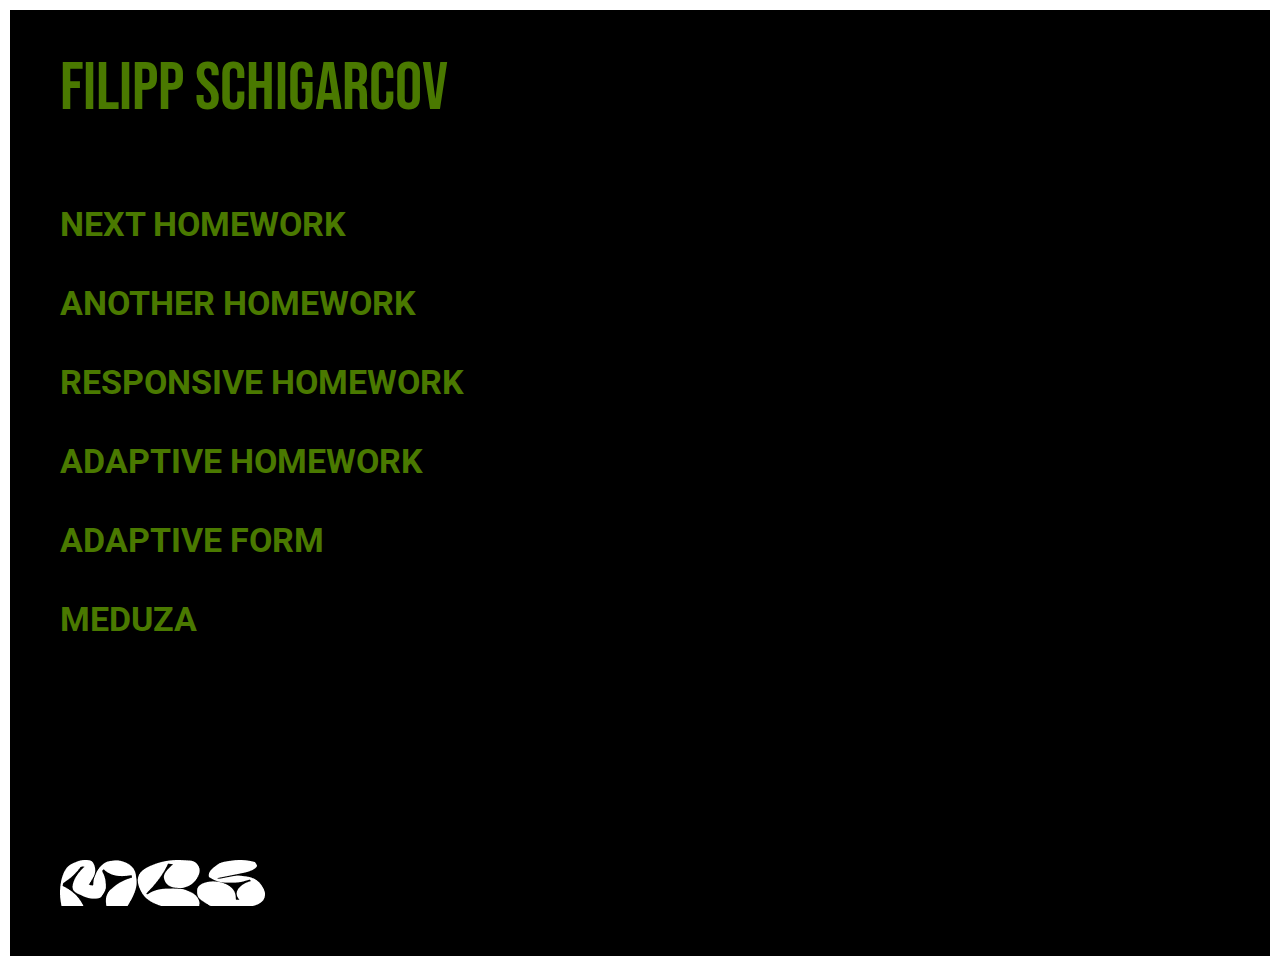
<file: index.html>
<!DOCTYPE html>
<html lang="en">

<head>
	<meta charset="UTF-8">
	<meta description="boilerplate code">
	<meta keywords="boilerplate, test">
	<meta http-equiv="X-UA-Compatible" content="IE=edge">
	<meta name="viewport" content="width=device-width, initial-scale=1.0">
	<link rel="stylesheet" href="css/style.css">
	<link rel="stylesheet" href="css/grid.css">
	<title>Portfolio</title>
</head>

<body>
	<div class="pageContainer">
		
		<header class="header">
			<h1>Filipp Schigarcov</h1>
		</header>
		
		<main class="main">
			<section>
				<div class="img"></div>
			</section>
			<nav class="blockLinks">
				<a href="indextwo.html">NEXT HOMEWORK</a>
				<a href="indexthree.html">ANOTHER HOMEWORK</a>
				<a href="indexfour.html">RESPONSIVE HOMEWORK</a>
				<a href="indexfive.html">ADAPTIVE HOMEWORK</a>
				<a href="indexsix.html">ADAPTIVE FORM</a>
				<a href="./indexseven.html">MEDUZA</a>
			</nav>
		</main>
		<footer class="footer">
			<div class="imgLogo"></div>
		</footer>
	</div>
</body>

</html>
</file>
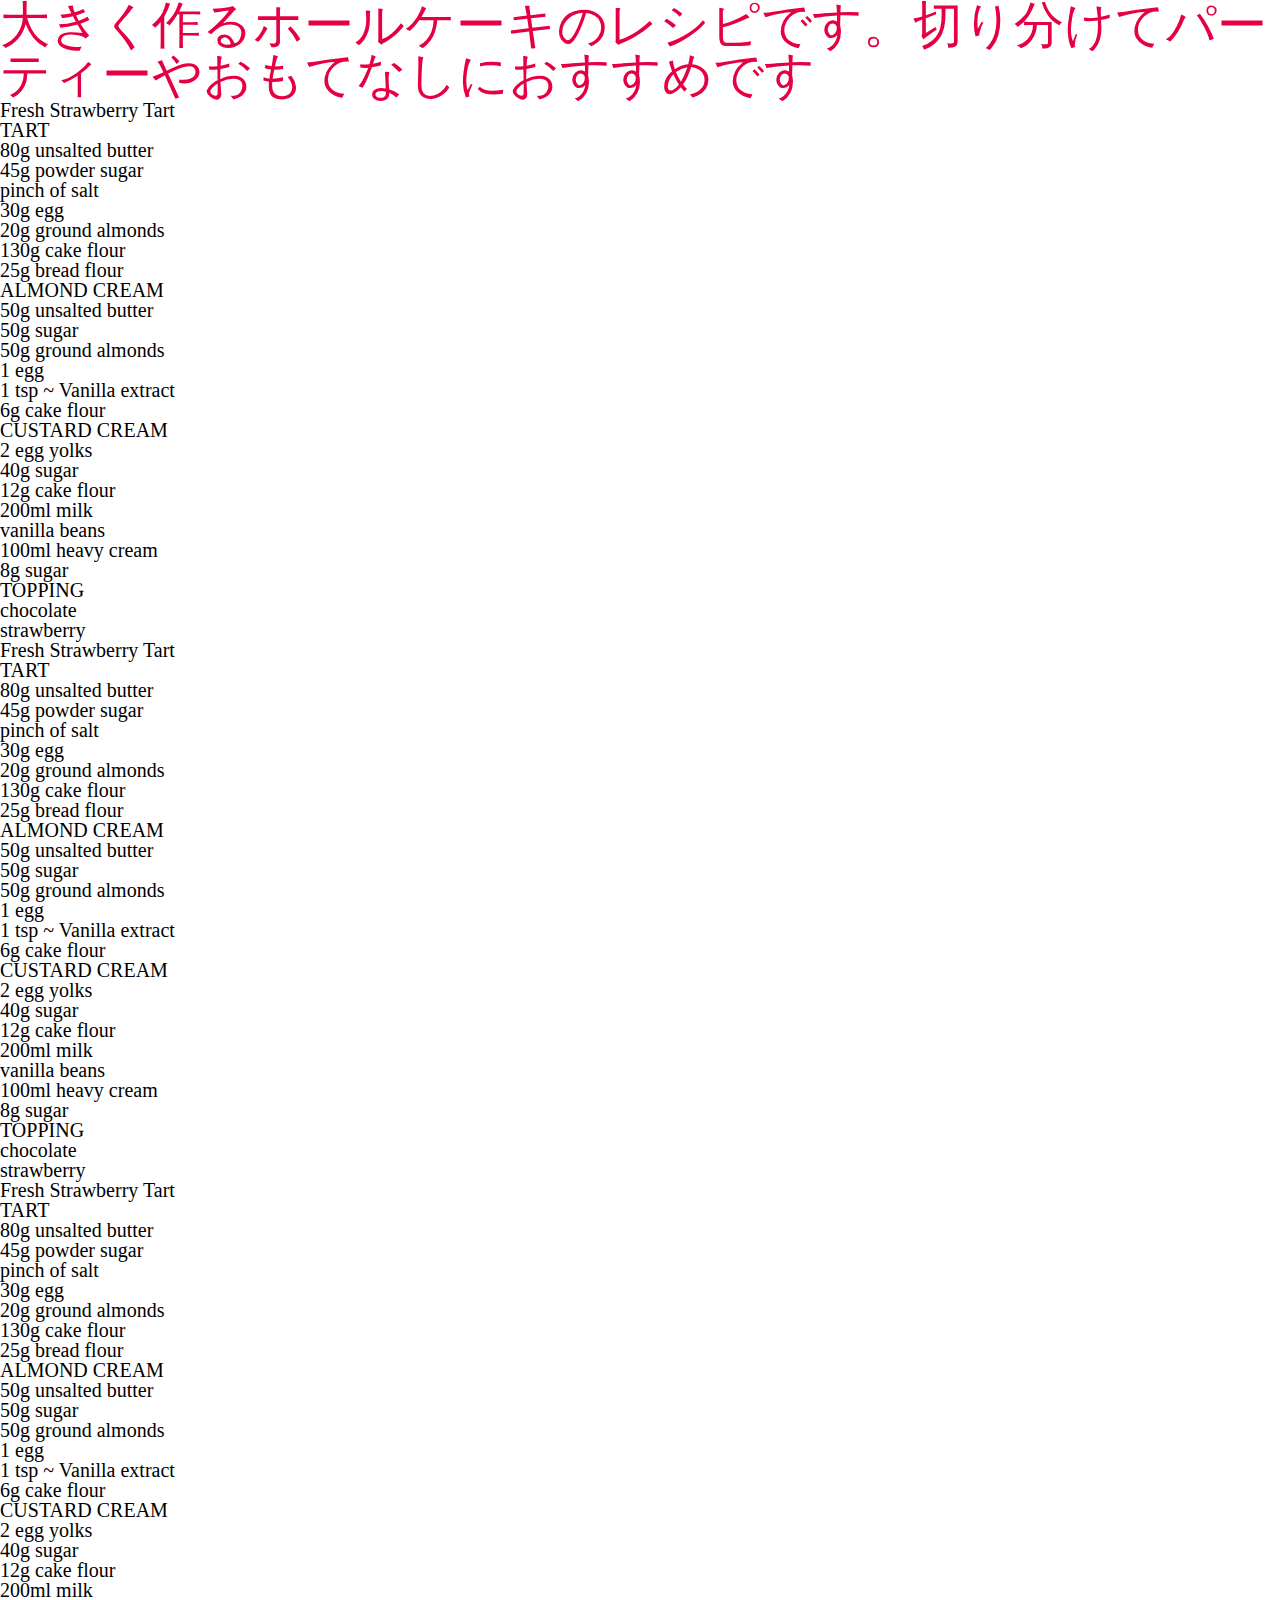
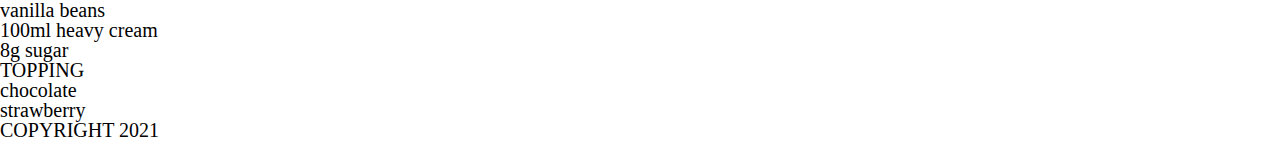
<file: homework-page.html>
<!DOCTYPE html>
<html lang="en">

<head>
	<meta charset="UTF-8">
	<meta http-equiv="X-UA-Compatible" content="IE=edge">
	<meta name="viewport" content="width=device-width, initial-scale=1.0">
	<link rel="stylesheet" href="css/style-homework-two.css">
	<link rel="stylesheet" href="css/style.css">
	<title>next homework</title>
</head>

<body>
	<div class="container">
		<header>
			<p>大きく作るホールケーキのレシピです。切り分けてパーティーやおもてなしにおすすめです</p>
		</header>
		<main>
			<section>
				<h2>Fresh Strawberry Tart</h2>
				<ul>
					<li>TART</li>
					<li>80g unsalted butter</li>
					<li>45g powder sugar</li>
					<li>pinch of salt</li>
					<li>30g egg</li>
					<li>20g ground almonds</li>
					<li>130g cake flour</li>
					<li>25g bread flour</li>
					<li></li>
				</ul>
				<ul>
					<li>ALMOND CREAM</li>
					<li>50g unsalted butter</li>
					<li>50g sugar</li>
					<li>50g ground almonds</li>
					<li>1 egg</li>
					<li>1 tsp ~ Vanilla extract</li>
					<li>6g cake flour</li>
				</ul>
				<ul>
					<li>CUSTARD CREAM</li>
					<li>2 egg yolks</li>
					<li>40g sugar</li>
					<li>12g cake flour</li>
					<li>200ml milk</li>
					<li>vanilla beans</li>
					<li>100ml heavy cream</li>
					<li>8g sugar</li>
				</ul>
				<ul>
					<li>TOPPING</li>
					<li>chocolate</li>
					<li>strawberry</li>
				</ul>
			</section>
			<section>
				<h2>Fresh Strawberry Tart</h2>
				<ul>
					<li>TART</li>
					<li>80g unsalted butter</li>
					<li>45g powder sugar</li>
					<li>pinch of salt</li>
					<li>30g egg</li>
					<li>20g ground almonds</li>
					<li>130g cake flour</li>
					<li>25g bread flour</li>
					<li></li>
				</ul>
				<ul>
					<li>ALMOND CREAM</li>
					<li>50g unsalted butter</li>
					<li>50g sugar</li>
					<li>50g ground almonds</li>
					<li>1 egg</li>
					<li>1 tsp ~ Vanilla extract</li>
					<li>6g cake flour</li>
				</ul>
				<ul>
					<li>CUSTARD CREAM</li>
					<li>2 egg yolks</li>
					<li>40g sugar</li>
					<li>12g cake flour</li>
					<li>200ml milk</li>
					<li>vanilla beans</li>
					<li>100ml heavy cream</li>
					<li>8g sugar</li>
				</ul>
				<ul>
					<li>TOPPING</li>
					<li>chocolate</li>
					<li>strawberry</li>
				</ul>
			</section>
			<section>
				<h2>Fresh Strawberry Tart</h2>
				<ul>
					<li>TART</li>
					<li>80g unsalted butter</li>
					<li>45g powder sugar</li>
					<li>pinch of salt</li>
					<li>30g egg</li>
					<li>20g ground almonds</li>
					<li>130g cake flour</li>
					<li>25g bread flour</li>
					<li></li>
				</ul>
				<ul>
					<li>ALMOND CREAM</li>
					<li>50g unsalted butter</li>
					<li>50g sugar</li>
					<li>50g ground almonds</li>
					<li>1 egg</li>
					<li>1 tsp ~ Vanilla extract</li>
					<li>6g cake flour</li>
				</ul>
				<ul>
					<li>CUSTARD CREAM</li>
					<li>2 egg yolks</li>
					<li>40g sugar</li>
					<li>12g cake flour</li>
					<li>200ml milk</li>
					<li>vanilla beans</li>
					<li>100ml heavy cream</li>
					<li>8g sugar</li>
				</ul>
				<ul>
					<li>TOPPING</li>
					<li>chocolate</li>
					<li>strawberry</li>
				</ul>
			</section>
		</main>
		<footer>
			<p>COPYRIGHT 2021</p>
		</footer>
	</div>
</body>

</html>
</file>
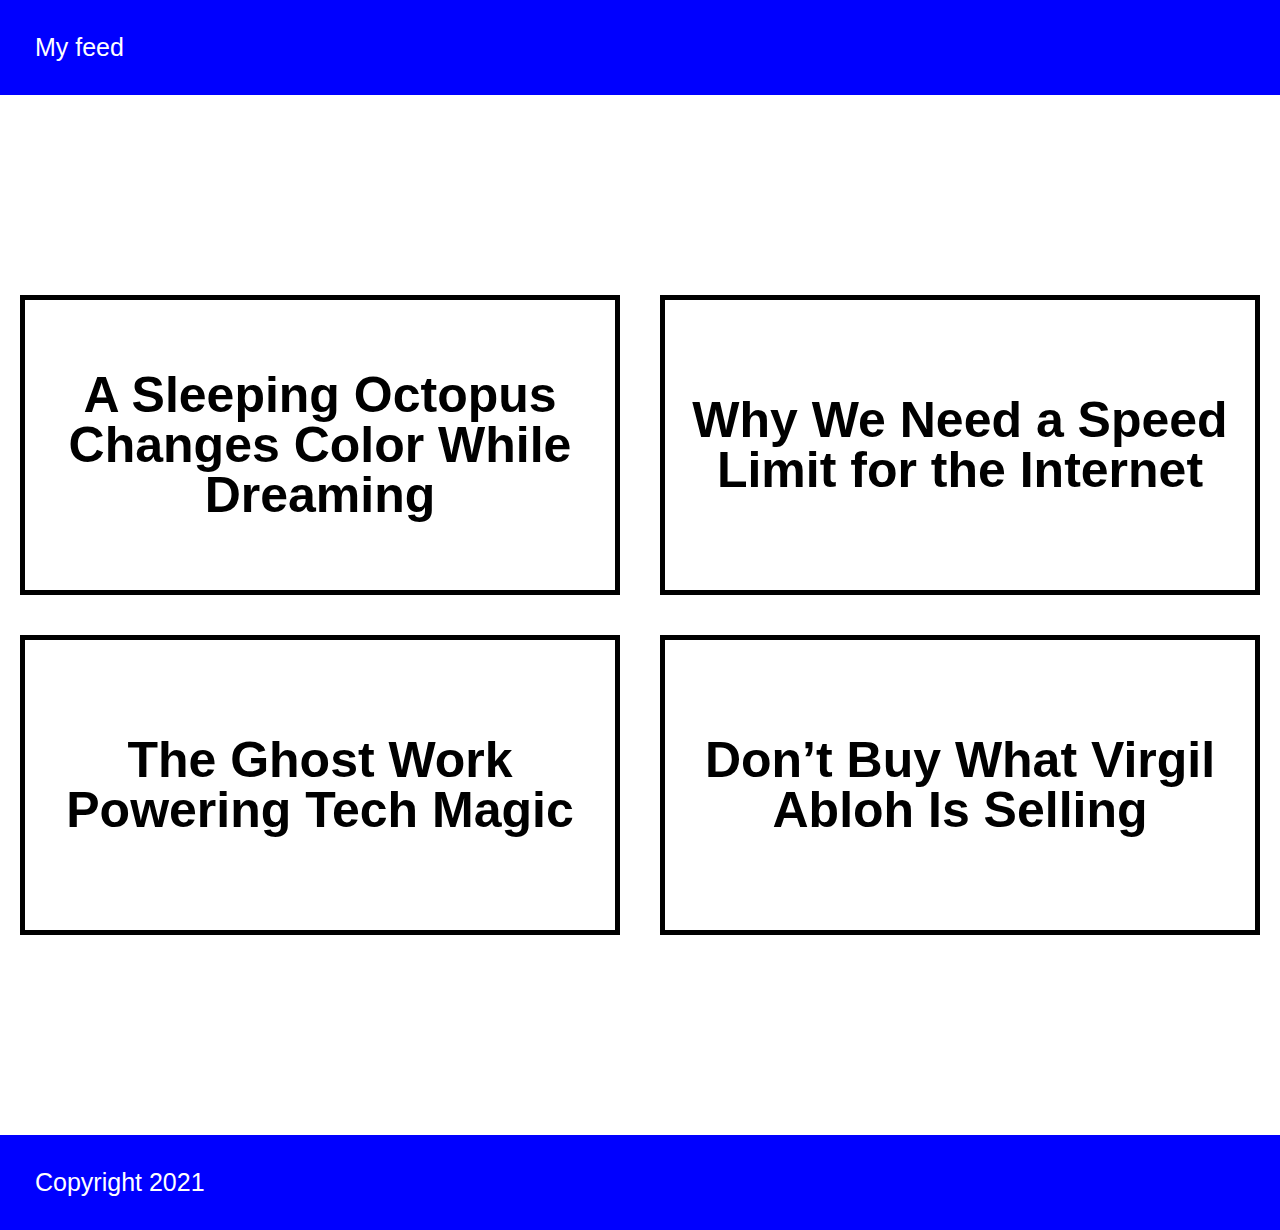
<file: indexfive.html>
<!DOCTYPE html>
<html lang="en">

<head>
	<meta charset="UTF-8">
	<meta description="boilerplate code">
	<meta keywords="boilerplate, test">
	<meta http-equiv="X-UA-Compatible" content="IE=edge">
	<meta name="viewport" content="width=device-width, initial-scale=1.0">
	<link rel="stylesheet" href="css/style.css">
	<title>Portfolio</title>
</head>

<body>
	<header class="adaptive-header">
		<p>My feed</p>
	</header>
	<main class="adaptive-main">
		<div class="columns">
			<div class="column">
				<p>A Sleeping Octopus Changes Color While Dreaming</p>
			</div>
			<div class="column">
				<p>Why We Need a Speed Limit for the Internet</p>
			</div>
			<div class="column">
				<p>
					The Ghost Work Powering Tech Magic</p>
			</div>
			<div class="column">
				<p>Don’t Buy What Virgil Abloh Is Selling</p>
			</div>
		</div>
	</main>
	<footer class="adaptive-footer">
		<p>Copyright 2021</p>
	</footer>
</body>

</html>
</file>
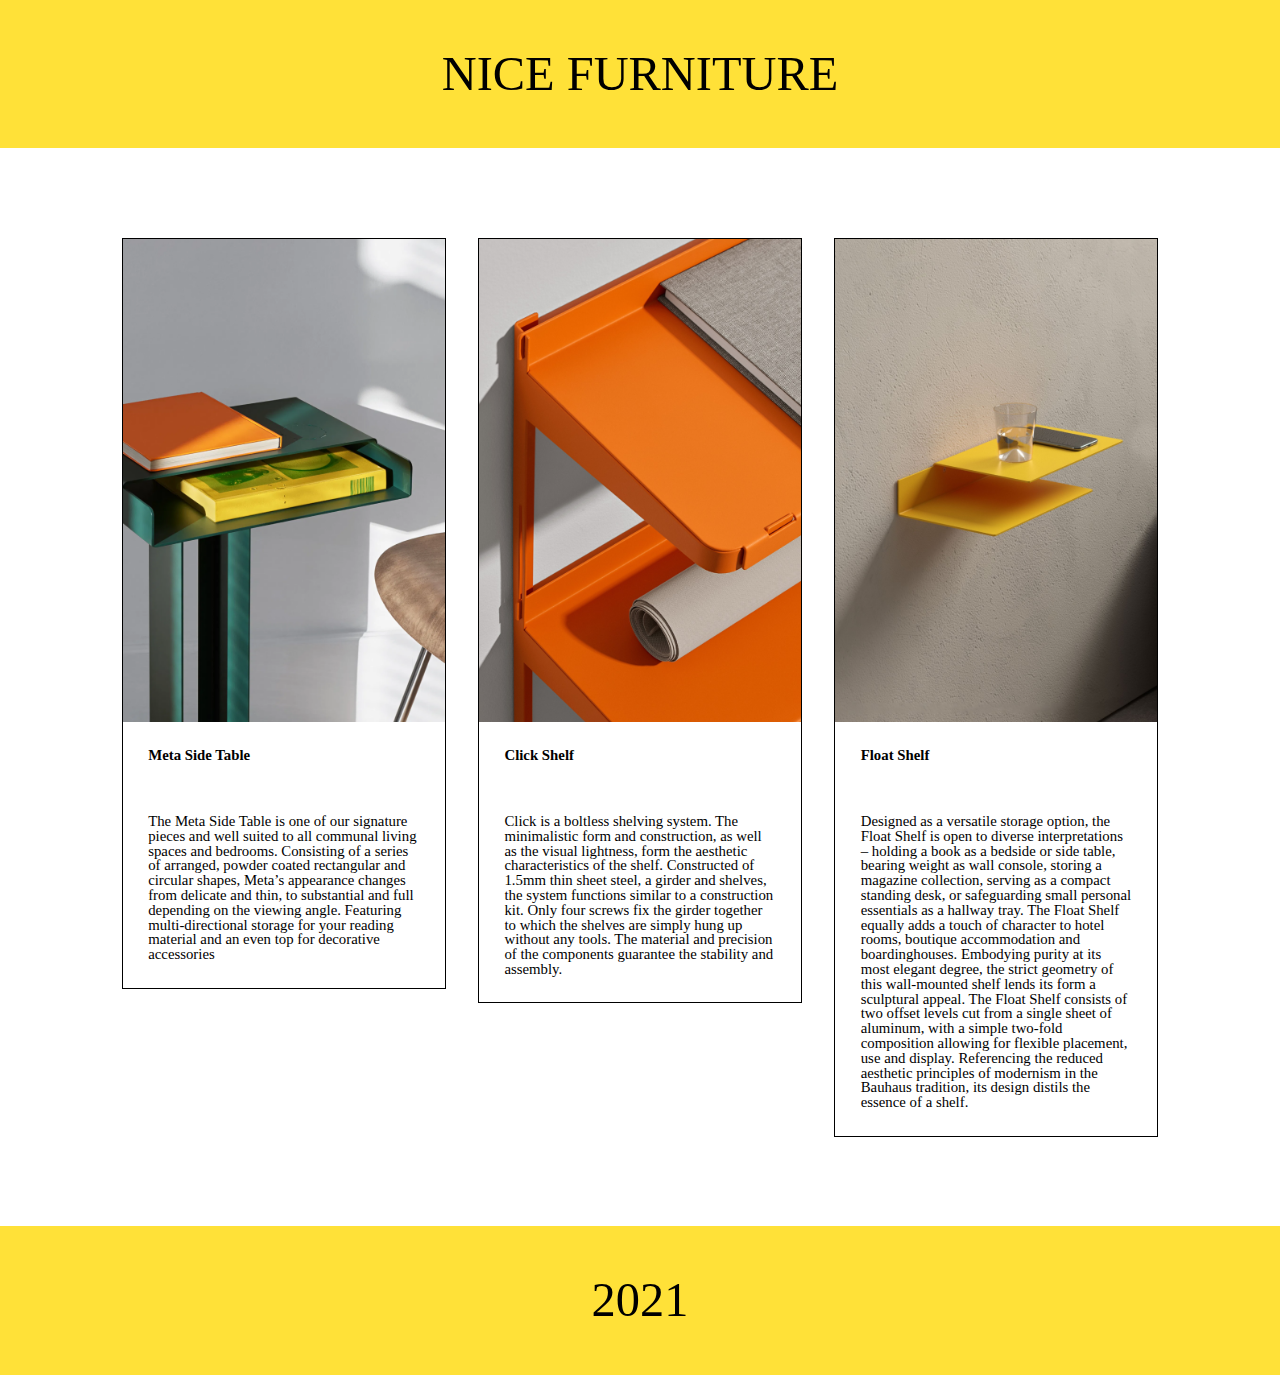
<file: indexfour.html>
<!DOCTYPE html>
<html lang="en">

<head>
	<meta charset="UTF-8">
	<meta http-equiv="X-UA-Compatible" content="IE=edge">
	<meta name="viewport" content="width=device-width, initial-scale=1.0">
	<link rel="stylesheet" href="css/style.css">
	<title>Responsive</title>
</head>

<body>
	<header class="responsive-header">
		<p>NICE FURNITURE</p>
	</header>
	<main class="responsive-main">
		<div class="columns-responsive">
			<div class="column-responsive-image">
				<div class="column-img1"></div>
				<h2>Meta Side Table</h2>
				<p>The Meta Side Table is one of our signature pieces and well suited to all communal living spaces and
					bedrooms. Consisting of a series of arranged, powder coated rectangular and circular shapes, Meta’s
					appearance changes from delicate and thin, to substantial and full depending on the viewing angle.
					Featuring multi-directional storage for your reading material and an even top for decorative accessories
				</p>
			</div>
			<div class="column-responsive-image">
				<div class="column-img2"></div>
				<h2>Click Shelf</h2>
				<p>Click is a boltless shelving system. The minimalistic form and construction, as well as the visual
					lightness, form the aesthetic characteristics of the shelf. Constructed of 1.5mm thin sheet steel, a
					girder and shelves, the system functions similar to a construction kit. Only four screws fix the girder
					together to which the shelves are simply hung up without any tools. The material and precision of the
					components guarantee the stability and assembly.</p>
			</div>
			<div class="column-responsive-image">
				<div class="column-img3"></div>
				<h2>Float Shelf</h2>
				<p>Designed as a versatile storage option, the Float Shelf is open to diverse interpretations – holding a
					book as a bedside or side table, bearing weight as wall console, storing a magazine collection, serving
					as a compact standing desk, or safeguarding small personal essentials as a hallway tray. The Float Shelf
					equally adds a touch of character to hotel rooms, boutique accommodation and boardinghouses. Embodying
					purity at its most elegant degree, the strict geometry of this wall-mounted shelf lends its form a
					sculptural appeal. The Float Shelf consists of two offset levels cut from a single sheet of aluminum,
					with a simple two-fold composition allowing for flexible placement, use and display. Referencing the
					reduced aesthetic principles of modernism in the Bauhaus tradition, its design distils the essence of a
					shelf.</p>
			</div>
		</div>
	</main>
	<footer class="responsive-footer">
		<p>2021</p>
	</footer>
</body>

</html>
</file>
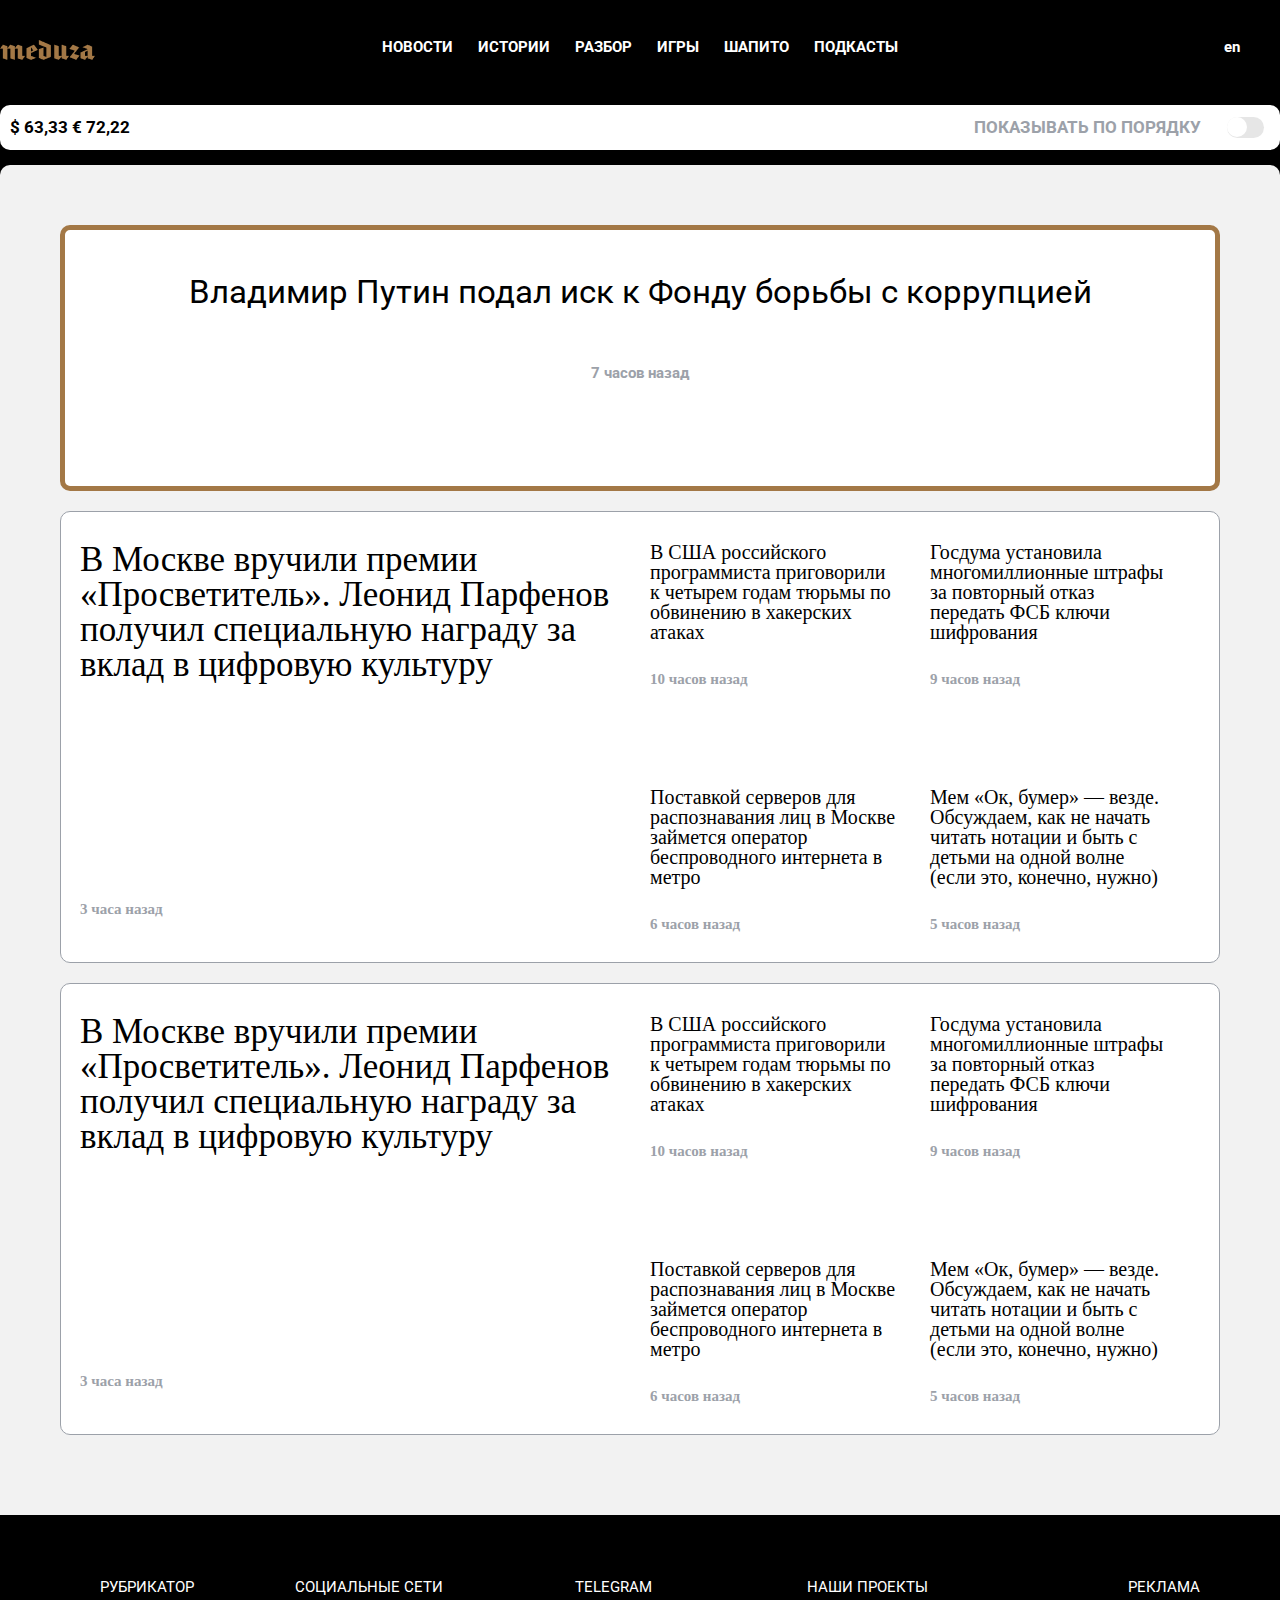
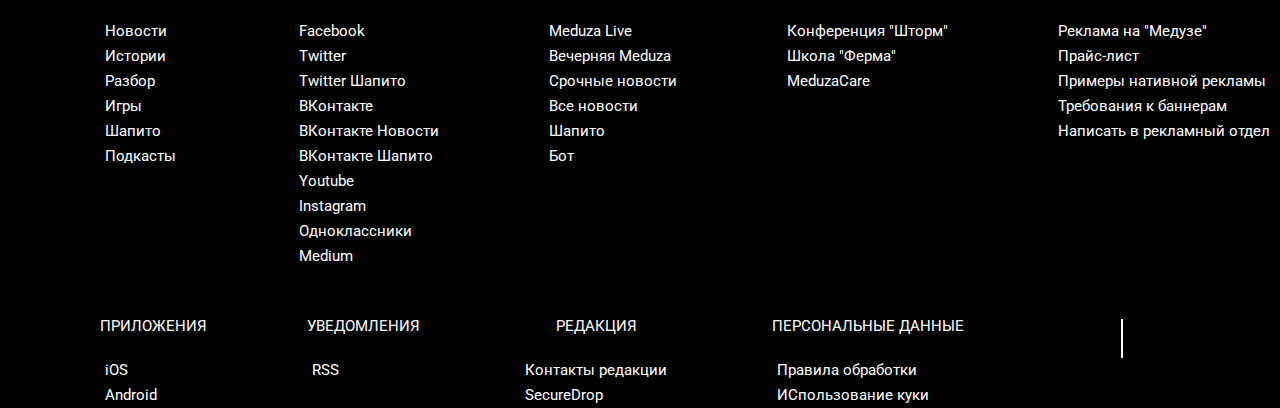
<file: indexseven.html>
<!DOCTYPE html>
<html lang="en">

<head>
	<meta charset="UTF-8">
	<meta http-equiv="X-UA-Compatible" content="IE=edge">
	<meta name="viewport" content="width=device-width, initial-scale=1.0">
	<link rel="stylesheet" href="css/style.css">
	<link rel="stylesheet" href="css/grid.css">
	<link rel="stylesheet" href="css/hamburgers.css">
	<link rel="preconnect" href="https://fonts.googleapis.com">
	<link rel="preconnect" href="https://fonts.gstatic.com" crossorigin>
	<link href="https://fonts.googleapis.com/css2?family=Roboto:wght@100;300&display=swap" rel="stylesheet">
	<title>MEDUZA</title>
</head>

<body>
	<div class="container-meduza">
		<header class="meduza-head">
			<div class="img-meduza"></div>
			<nav>
				<ul class="nav-meduza">
					<li>НОВОСТИ</li>
					<li>ИСТОРИИ</li>
					<li>РАЗБОР</li>
					<li>ИГРЫ</li>
					<li>ШАПИТО</li>
					<li>ПОДКАСТЫ</li>
				</ul>
			</nav>
			<nav>
				<ul class="nav-lang">
					<li>en</li>
				</ul>
			</nav>
		</header>
		<div class="nav-burger_responce">
			<nav>
				<ul class="nav-meduza_responce">
					<li>НОВОСТИ</li>
					<li>ИСТОРИИ</li>
					<li>РАЗБОР</li>
					<li>ИГРЫ</li>
					<li>ШАПИТО</li>
					<li>ПОДКАСТЫ</li>
				</ul>
			</nav>
			<nav>
		</div>
		<button class="hamburger--squeeze" type="button">
			<span class="hamburger-box">
				<span class="hamburger-inner"></span>
			</span>
		</button>
		<div class="nav-block">
			<p>$ 63,33 € 72,22</p>
			<p>ПОКАЗЫВАТЬ ПО ПОРЯДКУ</p>
			<span class="rectangle-nav_block">
				<span class="ellipse-nav-block_rectangle"></span>
			</span>
		</div>
		<main class="meduza-main">
			<div class="nav-block_response">
				<p>$ 63,33 € 72,22</p>
				<p>ПОКАЗЫВАТЬ ПО ПОРЯДКУ</p>
				<span class="rectangle-nav_block">
					<span class="ellipse-nav-block_rectangle"></span>
				</span>
			</div>
			<section class="section-one">
				<div class="block-corruption">
					<p>Владимир Путин подал иск к Фонду борьбы с коррупцией</p>
					<p>7 часов назад</p>
				</div>
			</section>

			<div class="section-two">
				<section class="section-three">
					<div class="grid-one">
						<p>В Москве вручили премии «Просветитель». Леонид Парфенов получил специальную награду за вклад в
							цифровую культуру</p>
						<p>3 часа назад</p>
					</div>

					<div class="grid-two">
						<p>В США российского программиста приговорили к четырем годам тюрьмы по обвинению в хакерских атаках
						</p>
						<p>10 часов назад</p>
					</div>

					<div class="grid-three">
						<p>Госдума установила многомиллионные штрафы за повторный отказ передать ФСБ ключи шифрования</p>
						<p>9 часов назад</p>
					</div>

					<div class="grid-four">
						<p>Поставкой серверов для распознавания лиц в Москве займется оператор беспроводного интернета в метро
						</p>
						<p>6 часов назад</p>
					</div>

					<div class="grid-five">
						<p>Мем «Ок, бумер» — везде. Обсуждаем, как не начать читать нотации и быть с детьми на одной волне
							(если это, конечно, нужно)</p>
						<p>5 часов назад</p>
					</div>

				</section>
			</div>
			<div class="section-two">
				<section class="section-three">
					<div class="grid-one">
						<p>В Москве вручили премии «Просветитель». Леонид Парфенов получил специальную награду за вклад в
							цифровую культуру</p>
						<p>3 часа назад</p>
					</div>

					<div class="grid-two">
						<p>В США российского программиста приговорили к четырем годам тюрьмы по обвинению в хакерских атаках
						</p>
						<p>10 часов назад</p>
					</div>

					<div class="grid-three">
						<p>Госдума установила многомиллионные штрафы за повторный отказ передать ФСБ ключи шифрования</p>
						<p>9 часов назад</p>
					</div>

					<div class="grid-four">
						<p>Поставкой серверов для распознавания лиц в Москве займется оператор беспроводного интернета в метро
						</p>
						<p>6 часов назад</p>
					</div>

					<div class="grid-five">
						<p>Мем «Ок, бумер» — везде. Обсуждаем, как не начать читать нотации и быть с детьми на одной волне
							(если это, конечно, нужно)</p>
						<p>5 часов назад</p>
					</div>

				</section>
			</div>
		</main>
		<footer class="meduza-footer">
			<div class="footer-meduza_one">
				<div class="grid-one_footer">
					<h5>РУБРИКАТОР</h5>
					<ul>
						<li>Новости</li>
						<li>Истории</li>
						<li>Разбор</li>
						<li>Игры</li>
						<li>Шапито</li>
						<li>Подкасты</li>
					</ul>
				</div>
			</div>
			<div class="footer-meduza_one">
				<div class="grid-one_footer">
					<h5>СОЦИАЛЬНЫЕ СЕТИ</h5>
					<ul>
						<li>Facebook</li>
						<li>Twitter</li>
						<li>Twitter Шапито</li>
						<li>ВКонтакте</li>
						<li>ВКонтакте Новости</li>
						<li>ВКонтакте Шапито</li>
						<li>Youtube</li>
						<li>Instagram</li>
						<li>Одноклассники</li>
						<li>Medium</li>
					</ul>
				</div>
			</div>
			<div class="footer-meduza_one">
				<div class="grid-one_footer">
					<h5>TELEGRAM</h5>
					<ul>
						<li>Meduza Live</li>
						<li>Вечерняя Meduza</li>
						<li>Срочные новости</li>
						<li>Все новости</li>
						<li>Шапито</li>
						<li>Бот</li>
					</ul>
				</div>
			</div>
			<div class="footer-meduza_one">
				<div class="grid-one_footer">
					<h5>НАШИ ПРОЕКТЫ</h5>
					<ul>
						<li>Конференция "Шторм"</li>
						<li>Школа "Ферма"</li>
						<li>MeduzaCare</li>
					</ul>
				</div>
			</div>
			<div class="footer-meduza_one">
				<div class="grid-one_footer">
					<h5>РЕКЛАМА</h5>
					<ul>
						<li>Реклама на "Медузе"</li>
						<li>Прайс-лист</li>
						<li>Примеры нативной рекламы</li>
						<li>Требования к баннерам</li>
						<li>Написать в рекламный отдел</li>
					</ul>
				</div>
			</div>
			<div class="footer-meduza_one">
				<div class="grid-one_footer">
					<h5>ПРИЛОЖЕНИЯ</h5>
					<ul>
						<li>iOS</li>
						<li>Android</li>
					</ul>
				</div>
			</div>
			<div class="footer-meduza_one">
				<div class="grid-one_footer">
					<h5>УВЕДОМЛЕНИЯ</h5>
					<ul>
						<li>RSS</li>
					</ul>
				</div>
			</div>
			<div class="footer-meduza_one">
				<div class="grid-one_footer">
					<h5>РЕДАКЦИЯ</h5>
					<ul>
						<li>Контакты редакции</li>
						<li>SecureDrop</li>
					</ul>
				</div>
			</div>
			<div class="footer-meduza_one">
				<div class="grid-one_footer">
					<h5>ПЕРСОНАЛЬНЫЕ ДАННЫЕ</h5>
					<ul>
						<li>Правила обработки</li>
						<li>ИСпользование куки</li>
					</ul>
				</div>
			</div>
			<div class="line-footer"></div>
		</footer>

	</div>
	<script>
		let hamburger = document.querySelector(".hamburger--squeeze");
		hamburger.addEventListener("click", function () {
			hamburger.classList.toggle("is-active");
		});

		document.querySelector('button').addEventListener('click', function () {
			let div = document.querySelector('.meduza-main')
			let nav = document.querySelector('.nav-burger_responce')
			let ftr = document.querySelector('.grid-one_footer')
			div.style.display = div.style.display === 'none' ? 'block' : 'none'
			nav.style.display = nav.style.display === 'flex' ? 'none' : 'flex'
			ftr.style.display = ftr.style.display === 'none' ? 'block' : 'none'
		})

	</script>
</body>

</html>
</file>
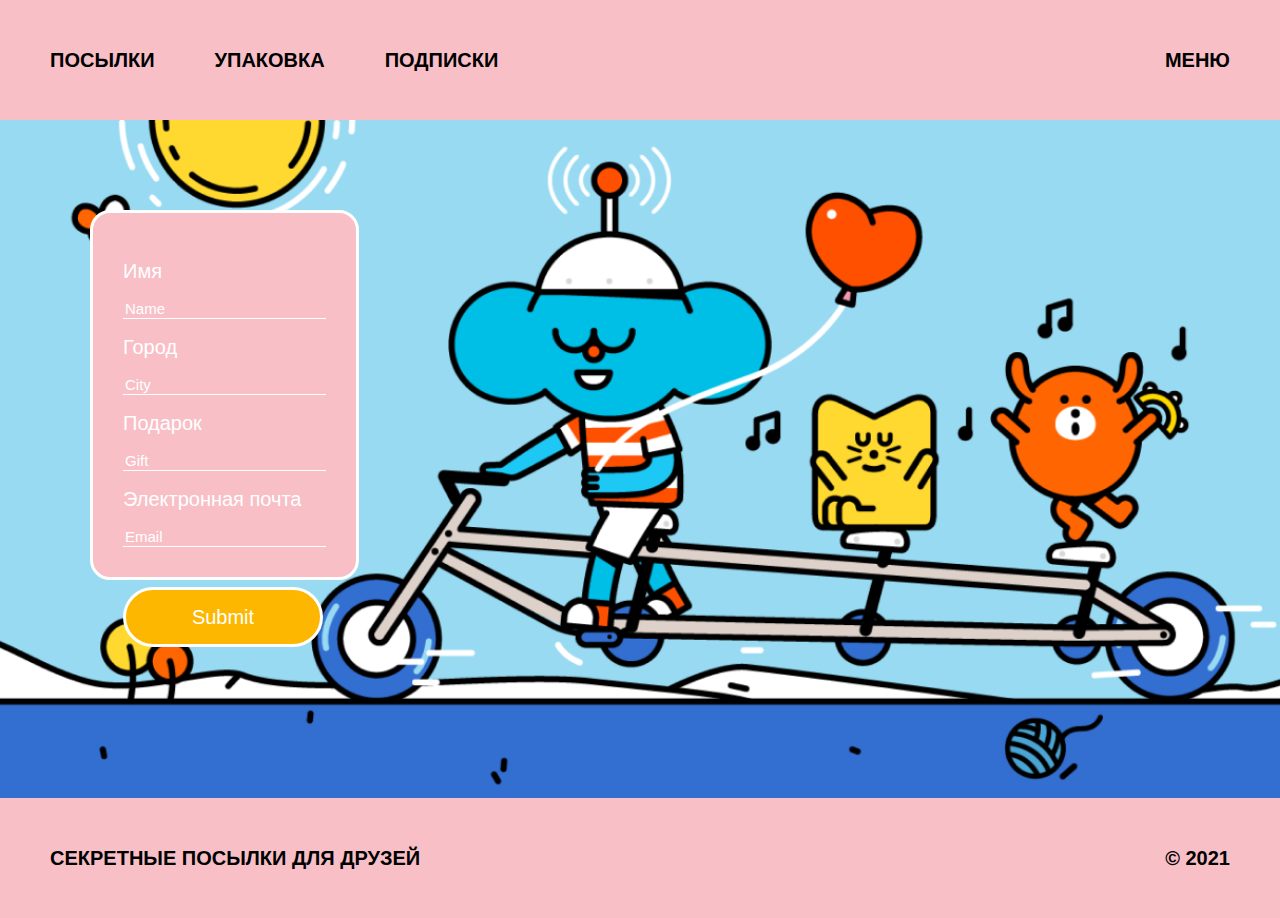
<file: indexsix.html>
<!DOCTYPE html>
<html lang="en">

<head>
	<meta charset="UTF-8">
	<meta description="boilerplate code">
	<meta keywords="boilerplate, test">
	<meta http-equiv="X-UA-Compatible" content="IE=edge">
	<meta name="viewport" content="width=device-width, initial-scale=1">
	<link rel="stylesheet" href="css/style.css">
	<title>Adaptive form</title>
</head>

<body>
	<header class="header-form">
		<div class="block-one">
			<p>ПОСЫЛКИ</p>
			<p>УПАКОВКА</p>
			<p>ПОДПИСКИ</p>
		</div>
		<div class="block-two">
			<p>МЕНЮ</p>
		</div>
	</header>
	<main class="main-form">
		<div class="container-form">
			<form action="https://formspree.io/f/xgerdbqo" method="POST" class="set-form">
				<fieldset class="group">
					<label for="name">Имя</label>
					<input type="text" name="name" placeholder="Name">
					<label for="city">Город</label>
					<input type="text" name="city" placeholder="City">
					<label for="gift">Подарок</label>
					<input type="text" name="gift" placeholder="Gift">
					<label for="email">Электронная почта</label>
					<input type="email" name="email" placeholder="Email">
				</fieldset>
				<input type="submit">
			</form>
		</div>
	</main>
	<div class="container-cat">
		<div class="img-two"></div>
	</div>
	<footer class="footer-form">
		<div class="block-one">
			<p>СЕКРЕТНЫЕ ПОСЫЛКИ ДЛЯ ДРУЗЕЙ</p>
		</div>
		<div class="block-two">
			<p>© 2021</p>
		</div>
	</footer>
</body>

</html>
</file>
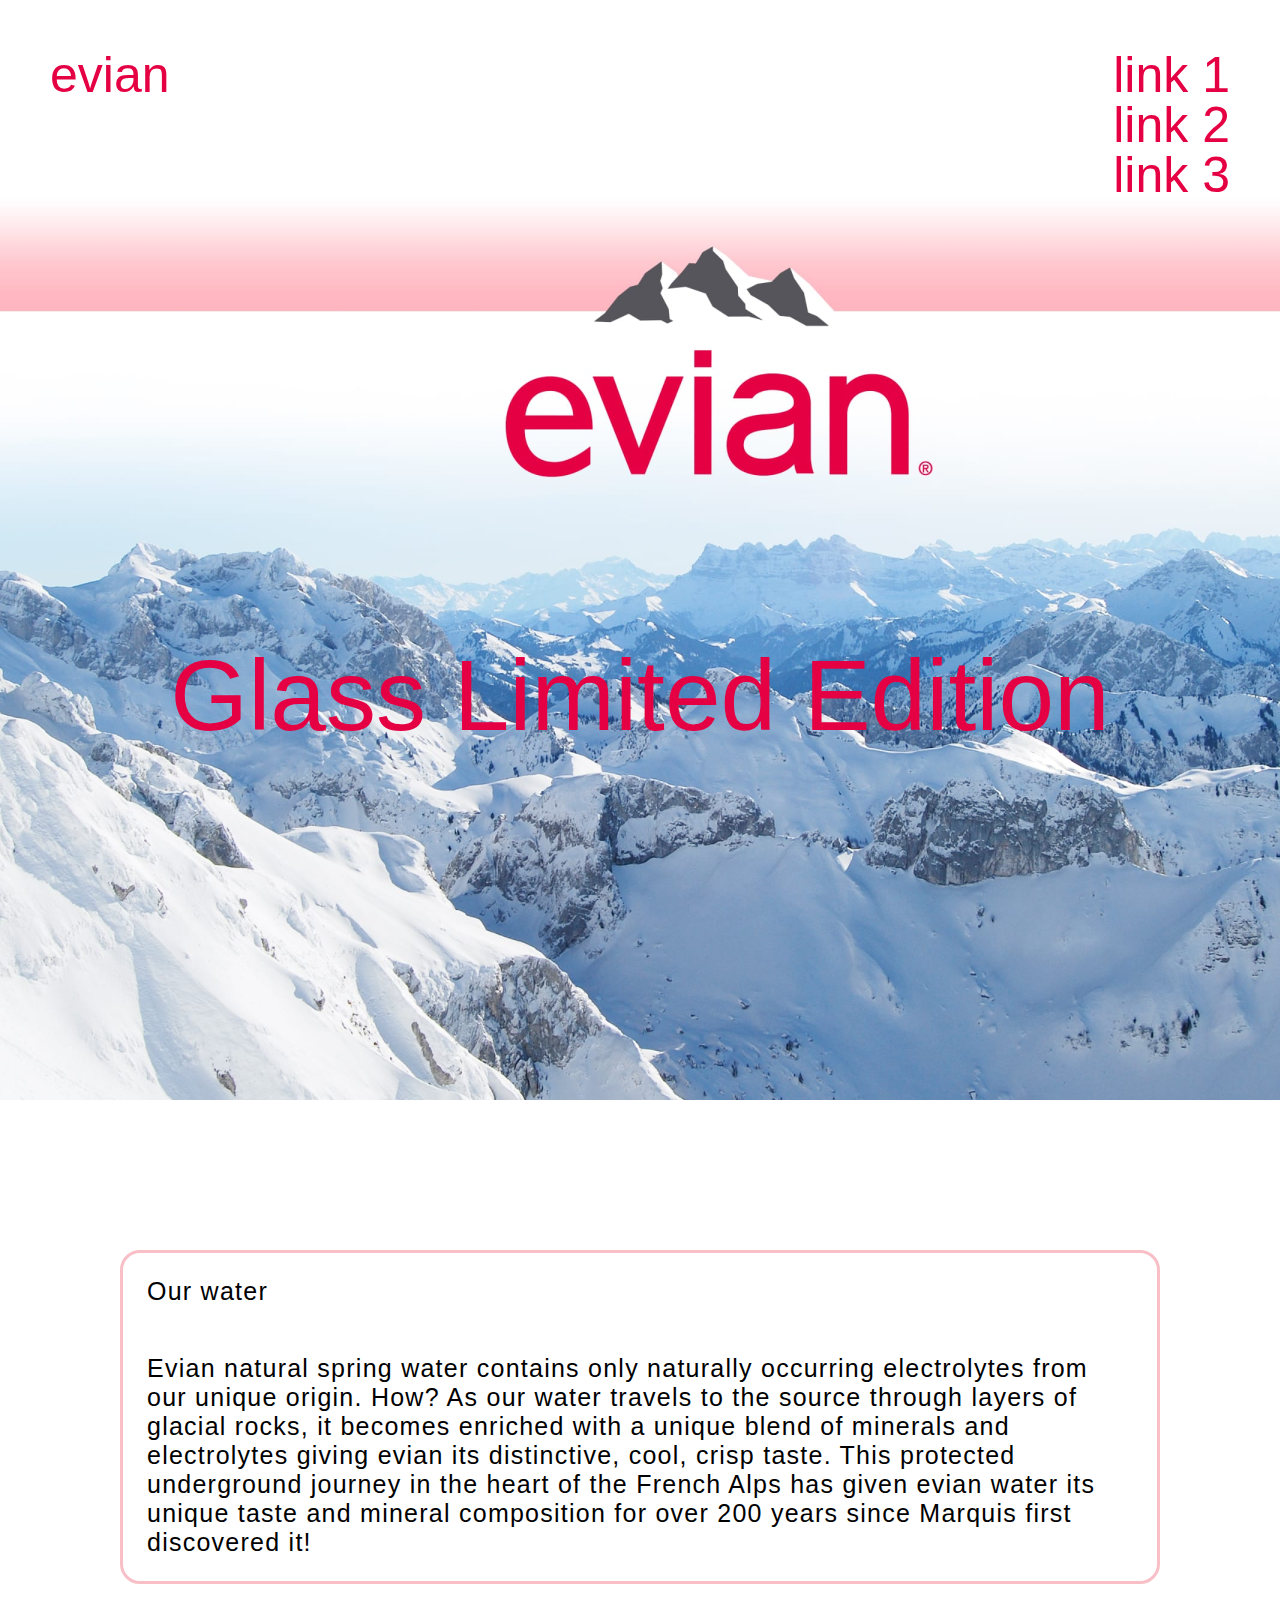
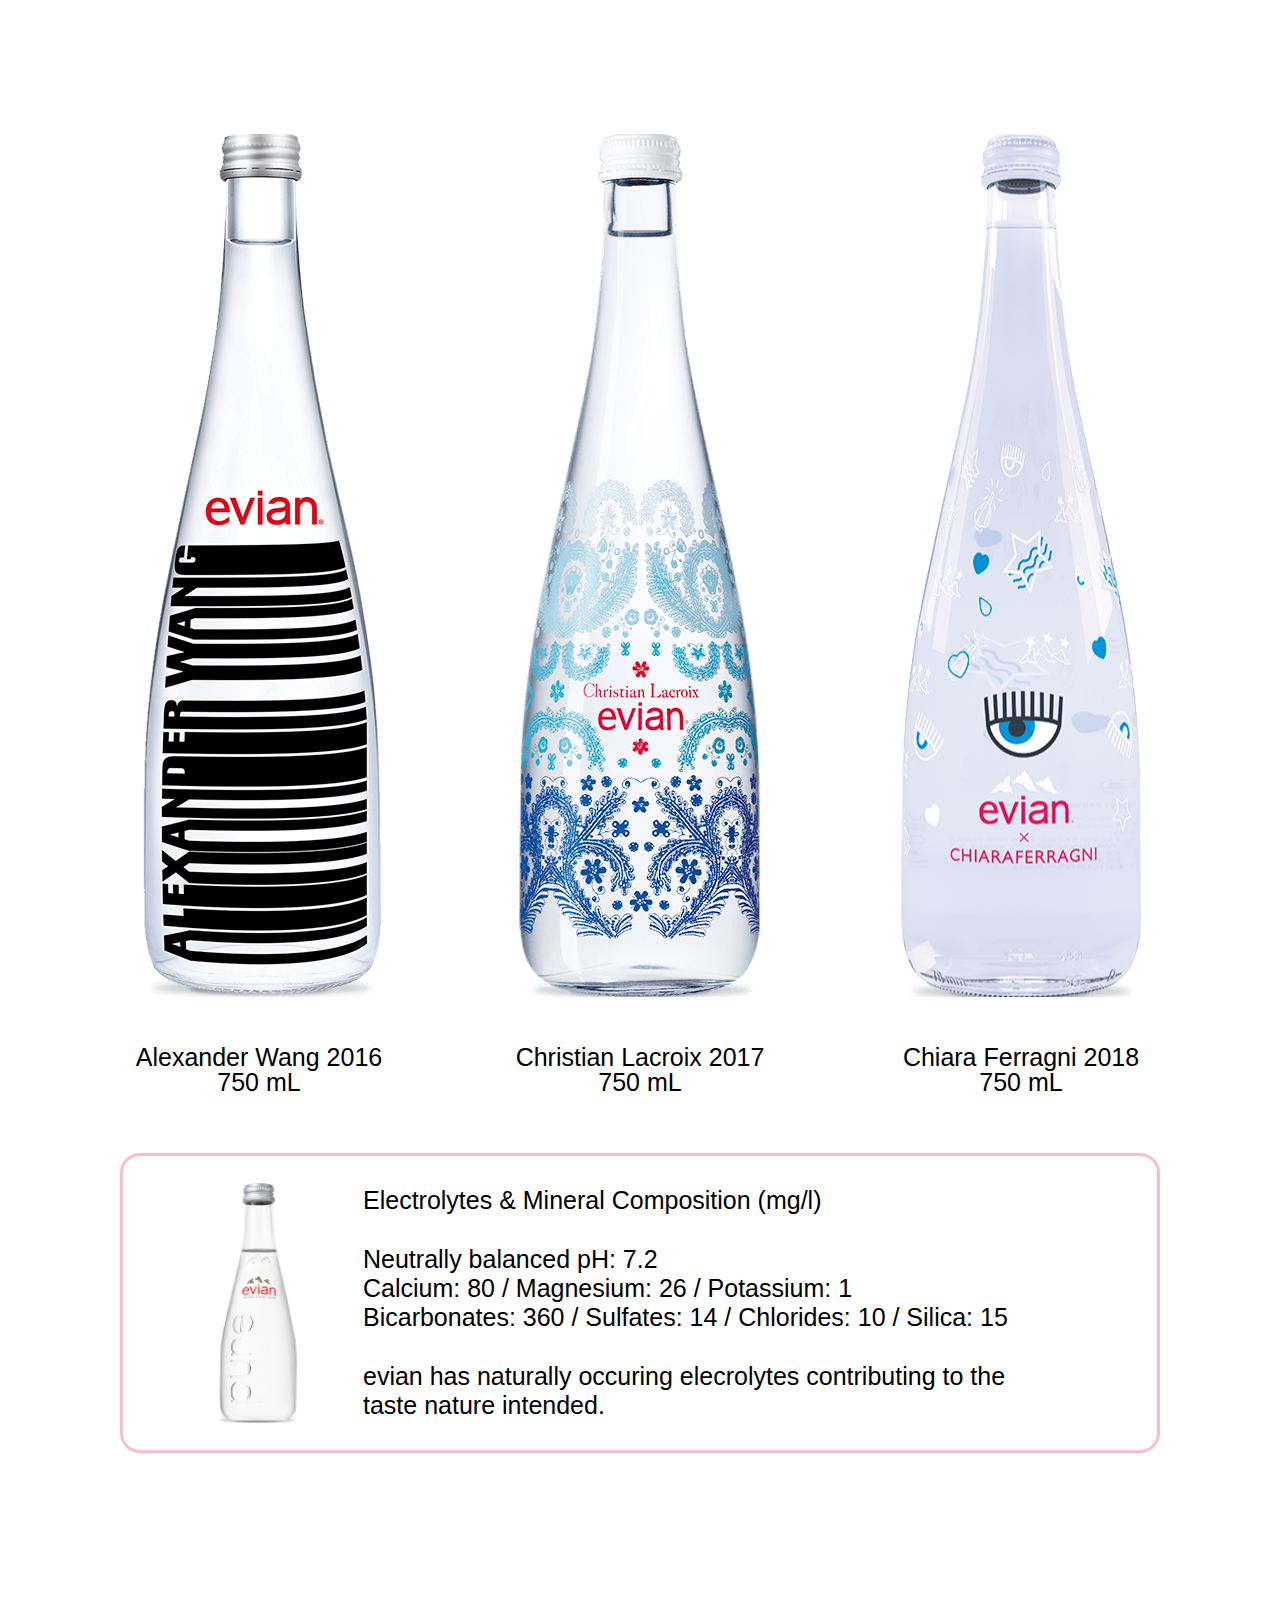
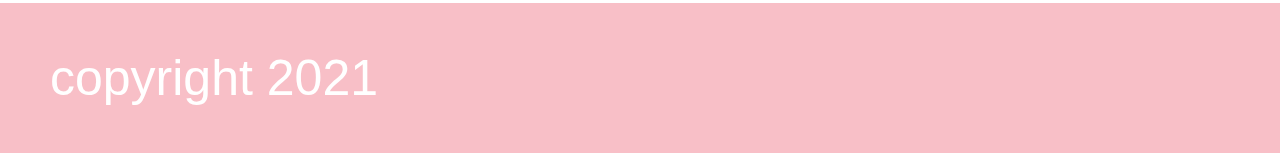
<file: indexthree.html>
<!DOCTYPE html>
<html lang="en">

<head>
	<meta charset="UTF-8">
	<meta http-equiv="X-UA-Compatible" content="IE=edge">
	<meta name="viewport" content="width=device-width, initial-scale=1.0">
	<link rel="stylesheet" href="css/style.css">
	<title>Document</title>
</head>

<body>
	<header class="header-flex">
		<p>evian</p>
		<nav>
			<ul>
				<li>link 1</li>
				<li>link 2</li>
				<li>link 3</li>
			</ul>
		</nav>
	</header>
	<main>
		<section class="flex-container-section-one">
			<p>Glass Limited Edition</p>
		</section>
		<section class="flex-container-section-two">
			<div class="container-text">
				<p>Our water</p>
				<p>Evian natural spring water contains only naturally occurring electrolytes from our unique
					origin. How? As our water travels to the source through layers of glacial rocks, it becomes enriched with
					a unique blend of minerals and electrolytes giving evian its distinctive, cool, crisp taste. This
					protected underground journey in the heart of the French Alps has given evian water its unique taste and
					mineral composition for over 200 years since Marquis first discovered it!</p>
			</div>
		</section>
		<section class="flex-container-section-three">
			<div class="container-img">
				<div class="img-one">
					<p>Alexander Wang 2016 <br>750 mL</p>
				</div>
				<div class="img-two">
					<p>Christian Lacroix 2017 <br>750 mL</p>
				</div>
				<div class="img-three">
					<p>Chiara Ferragni 2018 <br>750 mL</p>
				</div>
			</div>
		</section>
		<section class="flex-container-section-four">
			<div class="container-text-img">
				<div class="container-text-two">
					<p>Electrolytes & Mineral Composition (mg/l)</p>
					<p>Neutrally balanced pH: 7.2
						<br>Calcium: 80 / Magnesium: 26 / Potassium: 1 <br>Bicarbonates: 360 / Sulfates: 14 / Chlorides: 10 /
						Silica:
						15
					</p>
					<p>evian has naturally occuring elecrolytes contributing to the <br>taste nature intended.</p>
				</div>
			</div>
		</section>
	</main>
	<footer class="footer-container-copyright">
		<p>copyright 2021</p>
	</footer>
</body>

</html>
</file>
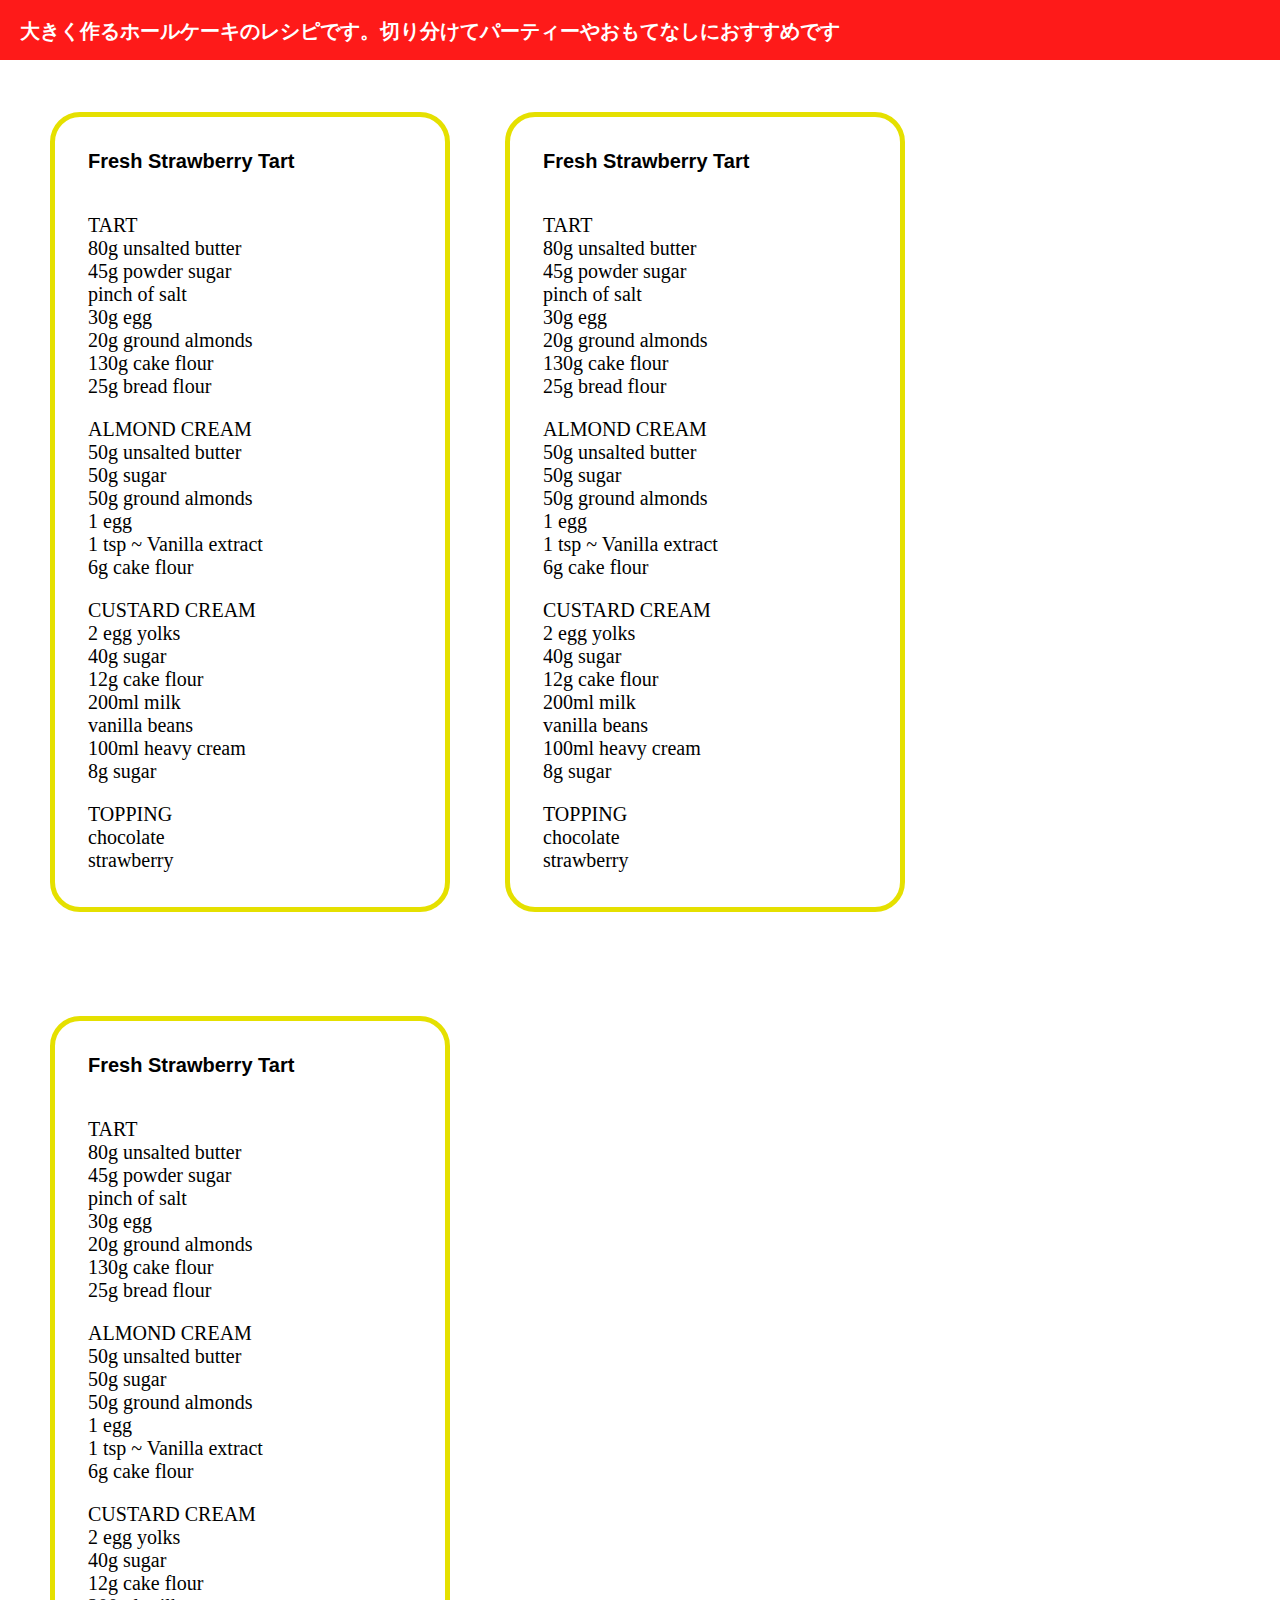
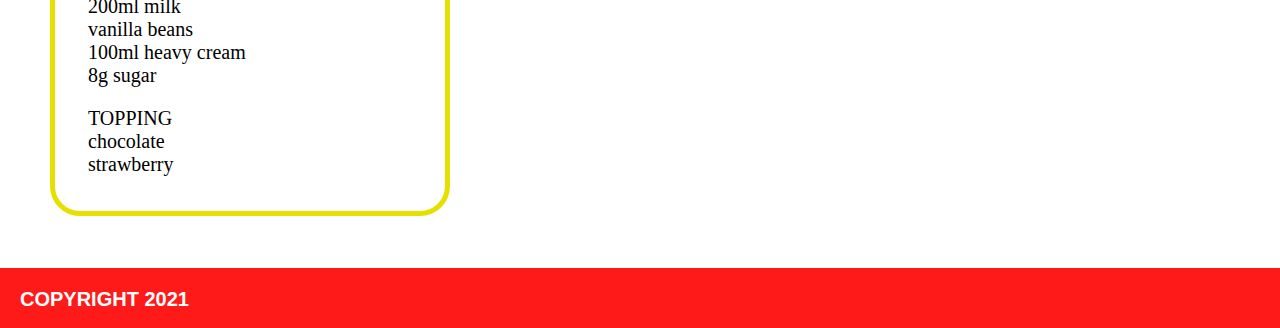
<file: indextwo.html>
<!DOCTYPE html>
<html lang="en">
<head>
	<meta charset="UTF-8">
	<meta http-equiv="X-UA-Compatible" content="IE=edge">
	<meta name="viewport" content="width=device-width, initial-scale=1.0">
	<link rel="stylesheet" href="css/style.css">
	<title>Document</title>
</head>
<body>
	<div class="container">
		<header class="header-page-two">
			<p>大きく作るホールケーキのレシピです。切り分けてパーティーやおもてなしにおすすめです</p>
		</header>
		<main>
			<section class="section-page-two">
				<h2>Fresh Strawberry Tart</h2>
				<ul>
					<li>TART</li>
					<li>80g unsalted butter</li>
					<li>45g powder sugar</li>
					<li>pinch of salt</li>
					<li>30g egg</li>
					<li>20g ground almonds</li>
					<li>130g cake flour</li>
					<li>25g bread flour</li>
					<li></li>
				</ul>
				<ul>
					<li>ALMOND CREAM</li>
					<li>50g unsalted butter</li>
					<li>50g sugar</li>
					<li>50g ground almonds</li>
					<li>1 egg</li>
					<li>1 tsp ~ Vanilla extract</li>
					<li>6g cake flour</li>
				</ul>
				<ul>
					<li>CUSTARD CREAM</li>
					<li>2 egg yolks</li>
					<li>40g sugar</li>
					<li>12g cake flour</li>
					<li>200ml milk</li>
					<li>vanilla beans</li>
					<li>100ml heavy cream</li>
					<li>8g sugar</li>
				</ul>
				<ul>
					<li>TOPPING</li>
					<li>chocolate</li>
					<li>strawberry</li>
				</ul>
			</section>
			<section class="section-page-two">
				<h2>Fresh Strawberry Tart</h2>
				<ul>
					<li>TART</li>
					<li>80g unsalted butter</li>
					<li>45g powder sugar</li>
					<li>pinch of salt</li>
					<li>30g egg</li>
					<li>20g ground almonds</li>
					<li>130g cake flour</li>
					<li>25g bread flour</li>
					<li></li>
				</ul>
				<ul>
					<li>ALMOND CREAM</li>
					<li>50g unsalted butter</li>
					<li>50g sugar</li>
					<li>50g ground almonds</li>
					<li>1 egg</li>
					<li>1 tsp ~ Vanilla extract</li>
					<li>6g cake flour</li>
				</ul>
				<ul>
					<li>CUSTARD CREAM</li>
					<li>2 egg yolks</li>
					<li>40g sugar</li>
					<li>12g cake flour</li>
					<li>200ml milk</li>
					<li>vanilla beans</li>
					<li>100ml heavy cream</li>
					<li>8g sugar</li>
				</ul>
				<ul>
					<li>TOPPING</li>
					<li>chocolate</li>
					<li>strawberry</li>
				</ul>
			</section>
			<section class="section-page-two">
				<h2>Fresh Strawberry Tart</h2>
				<ul>
					<li>TART</li>
					<li>80g unsalted butter</li>
					<li>45g powder sugar</li>
					<li>pinch of salt</li>
					<li>30g egg</li>
					<li>20g ground almonds</li>
					<li>130g cake flour</li>
					<li>25g bread flour</li>
					<li></li>
				</ul>
				<ul>
					<li>ALMOND CREAM</li>
					<li>50g unsalted butter</li>
					<li>50g sugar</li>
					<li>50g ground almonds</li>
					<li>1 egg</li>
					<li>1 tsp ~ Vanilla extract</li>
					<li>6g cake flour</li>
				</ul>
				<ul>
					<li>CUSTARD CREAM</li>
					<li>2 egg yolks</li>
					<li>40g sugar</li>
					<li>12g cake flour</li>
					<li>200ml milk</li>
					<li>vanilla beans</li>
					<li>100ml heavy cream</li>
					<li>8g sugar</li>
				</ul>
				<ul>
					<li>TOPPING</li>
					<li>chocolate</li>
					<li>strawberry</li>
				</ul>
			</section>
		</main>
		<footer class="footer-page-two">
			<p>COPYRIGHT 2021</p>
		</footer>
	</div>
</body>
</html>
</file>
<file: css/grid.css>
.blockLinks {
	display: grid;
	grid-template-columns: 100%;
	grid-template-rows: 1fr 1fr 1fr 1fr 1fr;
	grid-gap: 50px;
}

.img {
	display: grid;
	grid-template-columns: 1fr;
	grid-template-rows: 250px 100px;
}
</file>
<file: css/style.css>
@import url("reset.css");
@import url("https://fonts.googleapis.com/css2?family=Roboto:wght@100&display=swap");
@import url("https://fonts.googleapis.com/css2?family=Bebas+Neue&display=swap");




.pageContainer {
	width: 100%;
	padding: 10px;
}
.frameFrame{
	width: 100%;
	height: 100%;
}
.header {
	background: rgba(222, 184, 135, 0);
	position: absolute;
}

.header h1 {
	font-family: "Bebas Neue", cursive;
	font-size: max(2em, min(4em, calc(100vw * 4 / 75)));
	line-height: 57px;
	color: #4a7900;
	text-align: left;
	box-sizing: border-box;
	padding: 50px;
}

.nameSurname h1 {
	font-family: Helvetica;
	line-height: 57px;
	color: #ffffff;
}
.img {
	background-color: #000000;
	background-size: cover;
	background-position: center;
	padding-bottom: 50vh;
}
.blockLinks {
	padding: 50px;
	position: absolute;
	top: 160px;
	background: rgba(222, 184, 135, 0);
	text-align: left;
	box-sizing: border-box;
}
.blockLinks a {
	font-family: "Roboto", sans-serif;
	font-style: normal;
	font-weight: bold;
	font-size: max(1em, min(4em, calc(100vw * 2 / 75)));
	line-height: 29px;
	color: #4a7900;
	text-decoration: none;
}

.footer {
	position: relative;
	height: 100%;
	margin: auto;
	background: rgb(0, 0, 0);
	display: flex;
	flex-wrap: wrap;
	padding: 50px;
}
.imgLogo {
	background: url("../img/logo.png");
	background-repeat: no-repeat;
	background-size: cover;
	background-position: center;
	width: 205px;
	height: 46px;
}
.footer p {
	font-family: Helvetica;
	font-size: 3.5vw;
	color: #ffffff;
}

/* homework two starting*/
.header-page-two,
.footer-page-two {
	background-color: #fe1a19;
	height: 60px;
}

.footer-page-two p {
	font-family: Helvetica;
	font-weight: bold;
	font-size: 20px;
	line-height: 23px;
	color: #ffffff;
	padding: 20px 0px 0px 20px;
}

.header-page-two p {
	font-weight: bold;
	font-size: 20px;
	line-height: 23px;
	color: #ffffff;
	padding: 20px 20px;
	position: absolute;
}

.main-container-page-two {
	display: block;
	text-align: center;
}
.section-page-two {
	position: relative;
	width: 400px;
	height: 800px;
	display: inline-block;
	border: 5px solid #e5e000;
	box-sizing: border-box;
	border-radius: 30px;
	margin: 52px 0px 52px 50px;
	vertical-align: top;
}

.section-page-two h2 {
	position: absolute;
	font-family: Helvetica;
	font-style: normal;
	font-weight: bold;
	font-size: 20px;
	line-height: 23px;
	top: 33px;
	left: 33px;
}
.section-page-two ul {
	position: relative;
	font-family: Times New Roman;
	font-size: 20px;
	line-height: 23px;
	top: 97px;
	left: 33px;
	padding: 0px 0px 20px 0px;
	text-align: left;
}
/* homework three flex starting*/
.header-flex {
	width: 100%;
	left: 0;
	top: 0;
	position: fixed;
	padding: 50px;
	display: flex;
	justify-content: space-between;
}

* {
	box-sizing: border-box;
}

header p {
	font-family: Arial;
	font-size: 50px;
	color: #e50043;
}

.container-menu-flex {
	display: flex;
}

header li {
	font-family: Arial;
	font-size: 50px;
	color: #e50043;
	margin-left: 25px;
}

.flex-container-section-one {
	display: flex;
	background: url("../img/evian_origins_logo.png");
	background-repeat: no-repeat;
	background-size: cover;
	width: 100%;
	height: 950px;
	justify-content: center;
	align-items: center;
	margin: 150px 0px 0px 0px;
}

.flex-container-section-one p {
	font-family: Arial;
	font-size: 100px;
	color: #e50043;
	margin: 140px 0px 0px 0px;
}

.flex-container-section-two {
	display: flex;
	margin: 150px 0px 0px 0px;
	justify-content: center;
}

.container-text {
	border: 3px solid #f8bfc7;
	box-sizing: border-box;
	border-radius: 20px;
	width: 1040px;
}

.flex-container-section-two p {
	font-family: Arial;
	font-size: 25px;
	line-height: 29px;
	letter-spacing: 0.05em;
	color: #000000;
	text-align: left;
	padding: 24px;
}

.container-img {
	display: flex;
	justify-content: center;
	margin: 150px 0px 0px 0px;
	height: 863px;
}
.img-one {
	background: url("../img/wang.png");
	background-repeat: no-repeat;
	width: 281px;
}

.img-two {
	background: url("../img/blue.png");
	background-repeat: no-repeat;
	width: 281px;
	margin: 0px 100px 0px 100px;
}

.img-three {
	background: url("../img/chiara.png");
	background-repeat: no-repeat;
	width: 281px;
}

.flex-container-section-three p {
	font-family: Arial;
	font-size: 25px;
	text-align: center;
	color: #000000;
	margin: 911px 0px 0px 0px;
}

.flex-container-section-four {
	display: flex;
	justify-content: center;
	margin: 156px 0px 0px 0px;
}

.container-text-img {
	background: url("../img/glass.png") left no-repeat;
	background-size: 110px;
	background-position: 80px;
	border: 3px solid #f8bfc7;
	border-radius: 20px;
	width: 1040px;
}

.container-text-two p {
	font-family: Arial;
	font-size: 25px;
	line-height: 29px;
	color: #000000;
	margin: 30px 30px 30px 240px;
}

.footer-container-copyright {
	background: #f8bfc7;
	margin: 150px 0px 0px 0px;
}

.footer-container-copyright p {
	font-family: Arial;
	font-size: 50px;
	color: #ffffff;
	padding: 50px;
}

/* homework four (responsive) starting*/

html {
	font-size: 20px;
}
.responsive-header {
	background-color: #ffe138;
}

.responsive-header p {
	color: black;
	font-family: Times New Roman;
	font-size: calc(0.5rem + 3vw);
	text-align: center;
	padding: 50px;
}

.columns-responsive {
	display: flex;
	justify-content: space-evenly;
	margin: 7vw;
}

.column-responsive-image {
	border: 1px solid #000000;
	width: calc((100% - 10vw) / 3);
	height: 100%;
}

.column-responsive-image h2 {
	font-family: Times New Roman;
	font-style: normal;
	font-weight: bold;
	font-size: calc(0.1rem + 1vw);
	padding: 2vw;
}

.column-responsive-image p {
	font-family: Times New Roman;
	font-style: normal;
	font-size: calc(0.1rem + 1vw);
	padding: 2vw;
}

.column-img1 {
	background: url("../img/Meta\ Side\ Table1.png");
	background-repeat: no-repeat;
	background-size: cover;
	background-position: center;
	padding-bottom: 150%;
}

.column-img2 {
	background: url("../img/Click\ Shelf2.png");
	background-repeat: no-repeat;
	background-size: cover;
	background-position: center;
	padding-bottom: 150%;
}

.column-img3 {
	background: url("../img/Float\ Shelf3.png");
	background-repeat: no-repeat;
	background-size: cover;
	background-position: center;
	padding-bottom: 150%;
}

.responsive-footer {
	background-color: #ffe138;
}

.responsive-footer p {
	color: black;
	font-family: Times New Roman;
	font-size: calc(0.5rem + 3vw);
	text-align: center;
	padding: 50px;
}

/* homework five (adaptive) starting*/

* {
	box-sizing: border-box;
}

.adaptive-header {
	background-color: #0000ff;
}

.adaptive-header p {
	font-family: Helvetica;
	font-size: 25px;
	color: white;
	padding: 35px;
}

.columns {
	display: flex;
	flex-wrap: wrap;
	justify-content: center;
	padding-top: 20vh;
	padding-bottom: 20vh;
}

.column {
	display: flex;
	width: 600px;
	height: 300px;
	border: 5px solid #000000;
	margin: 20px;
}

.column p {
	font-family: Helvetica;
	font-size: 50px;
	font-weight: bold;
	text-align: center;
	color: black;
	margin: auto;
}

.adaptive-footer {
	background-color: #0000ff;
}

.adaptive-footer p {
	font-family: Helvetica;
	font-size: 25px;
	color: white;
	padding: 35px;
}

@media screen and (max-width: 768px) {
	.column {
		display: flex;
		width: 300px;
		height: 200px;
		border: 5px solid #000000;
		margin: 20px;
	}
	.column p {
		font-family: Helvetica;
		font-size: 20px;
		font-weight: bold;
		text-align: center;
		color: black;
		margin: auto;
	}
}

/* homework six (adaptive form) starting*/

* {
	box-sizing: border-box;
}

.header-form {
	display: flex;
	width: 100%;
	background-color: #f8bfc7;
	justify-content: space-between;
}

.block-one {
	display: flex;
	width: 100%;
	padding: 20px;
}
.block-one p {
	padding: 30px;
	font-size: 20px;
	color: black;
	font-weight: bold;
}

.block-two {
	display: flex;
	justify-content: right;
	flex-shrink: 4;
	width: 100%;
	padding: 20px;
}

.block-two p {
	padding: 30px;
	font-size: 20px;
	color: black;
	font-weight: bold;
}

.main-form {
	display: flex;
	padding-bottom: 10%;
	background: url("../img/background-form.png");
	background-repeat: no-repeat;
	background-position: center;
	background-size: cover;
}

.container-form {
	display: flex;
	margin: 90px 90px;
	background-color: #f8bfc7;
	border: 3px solid #ffffff;
	border-radius: 20px;
}

.set-form {
	padding: 30px;
	font-family: Arial, Helvetica, sans-serif;
	color: white;
}

input {
	font-size: 15px;
	color: white;
	display: block;
	border: none;
	border-bottom: 1px solid white;
	background-color: transparent;
	color: inherit;
	outline: none;
}

input:focus {
	background-color: #f8bfc7;
}

input::-webkit-input-placeholder {
	color: white;
}

input[type="submit"] {
	-webkit-appearance: none;
	position: absolute;
	margin: 40px auto;
	width: 200px;
	height: 60px;
	font-size: 20px;
	color: white;
	background-color: #feb700;
	border: 3px solid #ffffff;
	border-radius: 30px;
}

input[type="submit"]:hover {
	background-color: #da9c02;
	color: white;
}

label {
	line-height: 2.8rem;
}

.footer-form {
	display: flex;
	width: 100%;
	background-color: #f8bfc7;
	justify-content: space-between;
}

.footer-form p {
	font-family: Arial, Helvetica, sans-serif;
	padding: 30px;
	font-size: 20px;
	color: black;
	font-weight: bold;
}

/*MEDUZA*/

.container-meduza {
	background-color: black;
}

.meduza-head {
	display: flex;
	position: relative;
	max-width: 1320px;
	margin: 0 auto;
	justify-content: space-between;
	text-align: center;
}
.img-meduza {
	background: url("../img/Vector.png");
	background-repeat: no-repeat;
	width: 95px;
	height: 25px;
	margin: 40px 0px;
}

.nav-meduza {
	display: flex;
	margin: 40px;
}

.nav-meduza li {
	font-family: "Roboto", sans-serif;
	font-size: 15px;
	color: white;
	font-weight: 700;
}

.hamburger {
	display: none;
}
.nav-burger_responce {
	display: none;
	margin: 40px;
}

.nav-lang {
	margin: 40px;
}

.nav-lang li {
	font-family: "Roboto", sans-serif;
	font-size: 15px;
	color: white;
	font-weight: 700;
}

.nav-block {
	display: flex;
	position: relative;
	align-items: center;
	justify-content: space-between;
	margin: 0 auto;
	max-width: 1320px;
	height: 45px;
	background: #ffffff;
	border-radius: 10px;
}

.nav-block p {
	font-family: "Roboto", sans-serif;
	box-sizing: border-box;
	padding: 10px;
	font-weight: 700;
	font-size: 17px;
	color: rgb(0, 0, 0);
}

.nav-block p:nth-child(2) {
	text-align: right;
	font-size: 17px;
	color: #9ca1a9;
	flex-grow: 1;
}

.nav-block_response {
	display: none;
	position: relative;
	align-items: center;
	justify-content: space-between;
	margin: 0px 0px 10px 0px;
	max-width: 1320px;
	height: 45px;
	background: #fdfdfd;
	border-radius: 10px;
}

.rectangle-nav_block {
	width: 37px;
	height: 21px;
	background: #e6e6e6;
	border-radius: 25px;
	margin: 16px;
}

.ellipse-nav-block_rectangle {
	display: block;
	width: 20px;
	height: 20px;
	background: #fff;
	border-radius: 15px;
}

.meduza-main {
	max-width: 1320px;
	height: 100%;
	background: #f2f2f2;
	border-radius: 10px 10px 0px 0px;
	padding: 60px;
	margin: 15px auto;
}

.section-one {
	margin: 0 auto;
	max-width: 1200px;
	height: 100%;
	background: #ffffff;
	border: 5px solid #a37846;
	box-sizing: border-box;
	border-radius: 10px;
	box-sizing: border-box;
	padding: 45px 66px 105px 66px;
}

.section-one p {
	font-family: "Roboto", sans-serif;
	text-align: center;
	font-size: 2.6vw;
}

.section-one :nth-child(2) {
	font-weight: 700;
	font-size: 15px;
	color: #9ca1a9;
	padding: 58px 0px 0px 0px;
}

.section-two {
	margin: 20px auto;
	background: #ffffff;
	border: 1px solid #9ca1a9;
	box-sizing: border-box;
	border-radius: 10px;
	position: relative;
	max-width: 100%;
}

.section-three {
	box-sizing: border-box;
	display: grid;
	justify-content: center;
	max-width: 100%;
	max-height: 100%;
	grid-template-columns: 570px 250px 300px;
	grid-template-rows: 1fr 1fr;
	grid-template-areas:
		"grid-one grid-two grid-three"
		"grid-one grid-four grid-five";
}

.grid-one {
	max-width: 100%;
	height: 100%;
	grid-area: grid-one;
	grid-row-start: 1;
	grid-row-end: 2;
	margin: 30px 0px;
}

.grid-one p {
	font-size: 35px;
}

.grid-one :nth-child(2) {
	position: absolute;
	font-size: 10px;
	font-weight: 700;
	font-size: 15px;
	color: #9ca1a9;
	padding: 220px 0px 0px 0px;
}

.grid-two {
	margin: 30px 0px;
	grid-area: grid-two;
}

.grid-two p {
	font-weight: 400;
	font-size: 20px;
}

.grid-two :nth-child(2) {
	font-weight: 700;
	font-size: 15px;
	color: #9ca1a9;
	padding: 30px 0px 0px 0px;
}

.grid-three {
	margin: 30px;
	grid-area: grid-three;
}

.grid-three p {
	font-weight: 400;
	font-size: 20px;
}

.grid-three :nth-child(2) {
	font-weight: 700;
	font-size: 15px;
	color: #9ca1a9;
	padding: 30px 0px 0px 0px;
}

.grid-four {
	margin: 50px 0px 30px;
	grid-column: 2/2;
	grid-area: grid-four;
}

.grid-four p {
	font-weight: 400;
	font-size: 20px;
}

.grid-four :nth-child(2) {
	font-weight: 700;
	font-size: 15px;
	color: #9ca1a9;
	padding: 30px 0px 0px 0px;
}

.grid-five {
	margin: 50px 30px 0px;
	grid-column: 3/3;
	grid-area: grid-five;
}

.grid-five p {
	font-weight: 400;
	font-size: 20px;
}

.grid-five :nth-child(2) {
	font-weight: 700;
	font-size: 15px;
	color: #9ca1a9;
	padding: 30px 0px 0px 0px;
}

.meduza-footer {
	display: flex;
	flex-wrap: wrap;
	margin: 0 auto;
	max-width: 1320px;
	height: 100%;
}

.grid-one_footer {
	padding: 50px 0px 0px 100px;
	box-sizing: border-box;
	color: #ffffff;
}

.grid-one_footer h5 {
	text-align: center;
	padding: 0px 0px 24px 0px;
	font-size: 15px;
	font-family: "Roboto", sans-serif;
}

.grid-one_footer li {
	text-align: left;
	font-size: 15px;
	padding: 5px;
	font-family: "Roboto", sans-serif;
}

.line-footer {
	max-width: 1040px;
	border: 1px solid #ffffff;
	margin: 50px auto;
}

@media all and (max-width: 1200px) {
	.section-one p {
		font-family: "Roboto", sans-serif;
		text-align: center;
	}

	.section-three {
		box-sizing: border-box;
		display: grid;
		justify-content: center;
		padding: 10px;
		grid-template-columns: 500px;
		grid-template-rows: 150px 100px 100px 100px;
		grid-template-areas:
			"grid-one"
			"grid-one"
			"grid-two"
			"grid-three"
			"grid-four"
			"grid-five";
	}

	.section-three p {
		box-sizing: border-box;
		text-align: center;
		justify-content: center;
		margin: 0 auto;
	}

	.grid-one :nth-child(2) {
		text-align: center;
		font-size: 10px;
		font-weight: 700;
		font-size: 15px;
		color: #9ca1a9;
		top: 20px;
		right: 46%;
	}

	.meduza-footer {
		display: flex;
		flex-wrap: wrap;
		flex-direction: column;
		justify-content: center;
		margin: 0 auto;
		max-width: 1320px;
		height: 100%;
	}

	.grid-one_footer {
		padding: 50px 0px 0px 0px;
		box-sizing: border-box;
		color: #ffffff;
	}

	.grid-one_footer h5 {
		text-align: center;
		padding: 0px 0px 24px 0px;
		font-size: 17px;
		font-family: "Roboto", sans-serif;
	}

	.grid-one_footer li {
		text-align: center;
		font-size: 17px;
		padding: 5px;
		font-family: "Roboto", sans-serif;
	}
}

@media all and (max-width: 992px) {
	.section-one p {
		font-size: 30px;
	}

	.section-three {
		max-width: 100%;
		box-sizing: border-box;
		display: grid;
		justify-content: center;
		padding: 10px;
		grid-template-columns: 1fr;
		grid-template-rows: 200px 150px 150px 150px;
		grid-template-areas:
			"grid-one"
			"grid-one"
			"grid-two"
			"grid-three"
			"grid-four"
			"grid-five";
	}

	.grid-one :nth-child(2) {
		top: 10%;
		right: 40%;
	}

	.nav-meduza {
		display: none;
	}

	.nav-lang {
		display: none;
		margin: 40px;
	}

	.img-meduza {
		background: url("../img/Vector.png");
		background-repeat: no-repeat;
		width: 95px;
		height: 25px;
		margin: 30px auto;
	}

	.meduza-main {
		max-width: 510px;
		margin: 0 auto;
	}

	.nav-block {
		display: none;
	}

	.nav-block_response {
		display: flex;
		visibility: visible;
	}

	.nav-burger_responce {
		display: none;
		position: relative;
		max-width: 1320px;
		margin: 0 auto;
		justify-content: center;
		text-align: center;
	}

	.nav-meduza_responce {
		display: flex;
		margin: 40px;
	}

	.nav-meduza_responce li {
		font-family: "Roboto", sans-serif;
		font-size: 15px;
		color: white;
		font-weight: 700;
		padding: 10px;
	}

	.meduza-footer {
		display: flex;
		flex-wrap: nowrap;
		flex-direction: column;
		justify-content: center;
		margin: 0 auto;
		max-width: 1320px;
		height: 100%;
	}

	.grid-one_footer {
		padding: 50px 0px 0px 0px;
		box-sizing: border-box;
		color: #ffffff;
	}

	.grid-one_footer h5 {
		text-align: center;
		padding: 0px 0px 24px 0px;
		font-size: 17px;
		font-family: "Roboto", sans-serif;
	}

	.grid-one_footer li {
		text-align: center;
		font-size: 17px;
		padding: 5px;
		font-family: "Roboto", sans-serif;
	}
}

@media all and (max-width: 508px) {
	.meduza-main {
		padding: 0px;
	}
}

@media all and (max-width: 478px) {
	.nav-block_response :nth-child(1) {
		display: none;
	}
	.nav-block_response {
		margin: auto;
		text-align: center;
	}

	.nav-block_response p {
		font-size: 20px;
	}

	.rectangle-nav_block {
		display: none;
	}

	.section-one {
		padding: 20px;
	}

	.section-one p {
		font-size: 30px;
	}

	.section-one :nth-child(2) {
		padding: 30px 0px 0px 0px;
	}

	.section-three {
		max-width: 100%;
		box-sizing: border-box;
		display: grid;
		justify-content: center;
		padding: 10px;
		grid-template-columns: 1fr;
		grid-template-rows: 200px 1fr 1fr 1fr;
		grid-template-areas:
			"grid-one"
			"grid-one"
			"grid-two"
			"grid-three"
			"grid-four"
			"grid-five";
	}

	.grid-one p {
		font-size: 30px;
	}

	.grid-one :nth-child(2) {
		padding: 200px 0px 0px 0px;
		right: 38%;
	}

	.grid-two {
		margin: 0px auto;
		grid-area: grid-two;
	}

	.grid-two p {
		font-weight: 400;
		font-size: 23px;
	}

	.grid-two :nth-child(2) {
		padding: 10px 0px 0px 0px;
	}

	.grid-three {
		margin: 10px;
	}

	.grid-three p {
		font-size: 23px;
	}

	.grid-three :nth-child(2) {
		padding: 10px 0px 0px 0px;
	}

	.grid-four {
		margin: 10px;
	}

	.grid-four p {
		font-size: 23px;
	}

	.grid-four :nth-child(2) {
		padding: 10px 0px 0px 0px;
	}

	.grid-five {
		margin: 10px;
	}

	.grid-five p {
		font-weight: 400;
		font-size: 20px;
	}

	.grid-five :nth-child(2) {
		font-weight: 700;
		font-size: 15px;
		color: #9ca1a9;
		padding: 10px 0px 0px 0px;
	}

	.nav-meduza {
		display: none;
	}

	.nav-lang {
		display: none;
		margin: 40px;
	}

	.img-meduza {
		background: url("../img/Vector.png");
		background-repeat: no-repeat;
		width: 95px;
		height: 25px;
		margin: 30px auto;
	}

	.meduza-main {
		max-width: 510px;
		margin: 0 auto;
	}

	.nav-block {
		display: none;
		position: relative;
		align-items: center;
		justify-content: space-between;
		margin: 0 auto;
		max-width: 1320px;
		height: 45px;
		background: #ffffff;
		border-radius: 10px;
	}

	.nav-block_response {
		display: flex;
		position: relative;
		align-items: center;
		justify-content: space-between;
		margin: 0px 0px 10px 0px;
		max-width: 1320px;
		height: 45px;
		background: #ffffff;
		border-radius: 10px;
	}

	.nav-burger_responce {
		display: none;
		position: relative;
		max-width: 1320px;
		margin: 0 auto;
		justify-content: center;
		text-align: center;
	}

	.nav-meduza_responce {
		display: flex;
		flex-wrap: wrap;
		flex-direction: column;
		justify-content: center;
		margin: 0 auto;
		margin: 40px;
	}

	.nav-meduza_responce li {
		font-family: "Roboto", sans-serif;
		font-size: 15px;
		color: white;
		font-weight: 700;
		padding: 10px;
	}

	.meduza-footer {
		display: flex;
		flex-wrap: nowrap;
		flex-direction: column;
		justify-content: center;
		margin: 0 auto;
		max-width: 1320px;
		height: 100%;
	}

	.grid-one_footer {
		padding: 50px 0px 0px 0px;
		box-sizing: border-box;
		color: #ffffff;
	}

	.grid-one_footer h5 {
		text-align: center;
		padding: 0px 0px 24px 0px;
		font-size: 17px;
		font-family: "Roboto", sans-serif;
	}

	.grid-one_footer li {
		text-align: center;
		font-size: 17px;
		padding: 5px;
		font-family: "Roboto", sans-serif;
	}
}
/*MEDUZA END*/

@media screen and (max-width: 364px) {
	.header h1 {
		font-size: max(2em, min(4em, calc(100vw * 4 / 75)));
		line-height: 57px;
		text-align: left;
		box-sizing: border-box;
		padding: 30px 0px 0px 10px;
	}
}

@media screen and (max-width: 364px) {
	.blockLinks {
		padding: 10px;
		position: absolute;
		top: 150px;
		background: rgba(222, 184, 135, 0);
		text-align: left;
		box-sizing: border-box;
	}
	.blockLinks {
		display: grid;
		grid-template-columns: 100%;
		grid-template-rows: 1fr 1fr 1fr 1fr;
		grid-gap: 10px;
		place-items: left;
	}
}

@media screen and (max-width: 720px) {
	.block-one {
		display: none;
	}
}

@media screen and (max-width: 480px) {
	.container-form {
		display: flex;
		margin: 80px;
		background-color: #f8bfc7;
		border: 3px solid #ffffff;
		border-radius: 20px;
	}

	.block-two {
		display: flex;
		justify-content: left;
		flex-shrink: 4;
		width: 100%;
		padding: 20px;
	}

	.main-form {
		display: flex;
		padding-bottom: 10%;
		background: none;
		background-color: #ffffff;
		background-repeat: no-repeat;
		background-position: center;
		background-size: cover;
	}

	.img-two {
		margin: auto;
		background: url("../img/YellowCat.gif");
		width: 200px;
		height: 200px;
		background-repeat: no-repeat;
		background-size: cover;
	}
}

@media screen and (max-width: 380px) {
	.container-form {
		display: flex;
		margin: 40px 60px;
		background-color: #f8bfc7;
		border: 3px solid #ffffff;
		border-radius: 20px;
	}
}

@media screen and (max-width: 330px) {
	.container-form {
		display: flex;
		margin: 30px;
		background-color: #f8bfc7;
		border: 3px solid #ffffff;
		border-radius: 20px;
	}
}
</file>
<file: css/style-homework-two.css>
@import url("reset.css");

.header-page-two,
.footer-page-two {
	background-color: #fe1a19;
	height: 60px;
}
.footer-page-two p {
	font-family: Helvetica;
	font-weight: bold;
	font-size: 20px;
	line-height: 23px;
	color: #ffffff;
	padding: 20px 0px 0px 20px;
}
.header-page-two p {
	font-weight: bold;
	font-size: 20px;
	line-height: 23px;
	color: #ffffff;
	padding: 20px 0px 0px 20px;
	position: absolute;
}
.section {
	position: relative;
	width: 400px;
	height: 800px;
	display: inline-block;
	border: 5px solid #e5e000;
	box-sizing: border-box;
	border-radius: 30px;
	margin: 52px 0px 52px 50px;
	vertical-align: top;
}

.section h2 {
	position: absolute;
	font-family: Helvetica;
	font-style: normal;
	font-weight: bold;
	font-size: 20px;
	line-height: 23px;
	top: 33px;
	left: 33px;
}
.section ul {
	position: relative;
	font-family: Times New Roman;
	font-size: 20px;
	line-height: 23px;
	top: 97px;
	left: 33px;
	padding: 0px 0px 20px 0px;
}
</file>
<file: css/hamburgers.css>
/*!
 * Hamburgers
 * @description Tasty CSS-animated hamburgers
 * @author Jonathan Suh @jonsuh
 * @site https://jonsuh.com/hamburgers
 * @link https://github.com/jonsuh/hamburgers
 */
 .hamburger--squeeze {
  position: absolute;
  top: 30px;
  right: 20px;
  display: none;
  cursor: pointer;
  transition-property: opacity, filter;
  transition-duration: 0.15s;
  transition-timing-function: linear;
  font: inherit;
  color: white;
  text-transform: none;
  background-color: transparent;
  border: 0;
  margin: 0;
  overflow: visible;
}
.hamburger:hover {
  opacity: 0.7;
}
.hamburger.is-active:hover {
  opacity: 0.7;
}
.hamburger.is-active .hamburger-inner,
.hamburger.is-active .hamburger-inner::before,
.hamburger.is-active .hamburger-inner::after {
  background-color: rgb(0, 0, 0);
}

.hamburger-box {
  width: 40px;
  height: 24px;
  display: inline-block;
  position: relative;
}

.hamburger-inner {
  display: block;
  top: 50%;
  margin-top: -2px;
}
.hamburger-inner,
.hamburger-inner::before,
.hamburger-inner::after {
  width: 40px;
  height: 4px;
  background-color: rgb(255, 255, 255);
  border-radius: 4px;
  position: absolute;
  transition-property: transform;
  transition-duration: 0.15s;
  transition-timing-function: ease;
}
.hamburger-inner::before,
.hamburger-inner::after {
  content: "";
  display: block;
}
.hamburger-inner::before {
  top: -10px;
}
.hamburger-inner::after {
  bottom: -10px;
}


/*
   * Squeeze
   */
.hamburger--squeeze .hamburger-inner {
  transition-duration: 0.075s;
  transition-timing-function: cubic-bezier(0.55, 0.055, 0.675, 0.19);
}
.hamburger--squeeze .hamburger-inner::before {
  transition: top 0.075s 0.12s ease, opacity 0.075s ease;
}
.hamburger--squeeze .hamburger-inner::after {
  transition: bottom 0.075s 0.12s ease, transform 0.075s cubic-bezier(0.55, 0.055, 0.675, 0.19);
}

.hamburger--squeeze.is-active .hamburger-inner {
  transform: rotate(45deg);
  transition-delay: 0.12s;
  transition-timing-function: cubic-bezier(0.215, 0.61, 0.355, 1);
}
.hamburger--squeeze.is-active .hamburger-inner::before {
  top: 0;
  opacity: 0;
  transition: top 0.075s ease, opacity 0.075s 0.12s ease;
}
.hamburger--squeeze.is-active .hamburger-inner::after {
  bottom: 0;
  transform: rotate(-90deg);
  transition: bottom 0.075s ease, transform 0.075s 0.12s cubic-bezier(0.215, 0.61, 0.355, 1);
}


@media all and (max-width: 992px) {
	.hamburger--squeeze{
    display: inline-block;
    right: 20px;
  }
}
</file>
